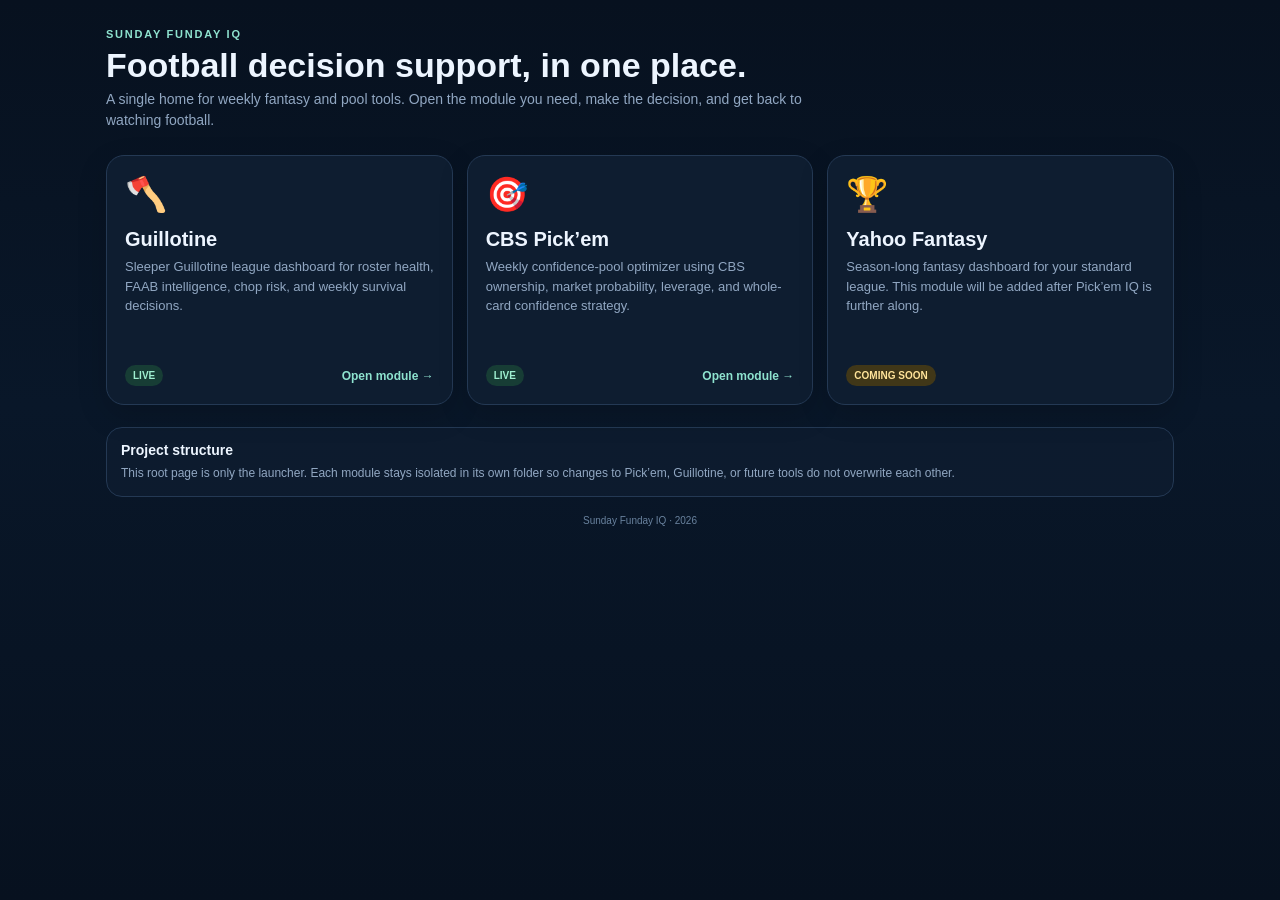
<file: index.html>
<!doctype html>
<html lang="en">
<head>
<meta charset="utf-8">
<meta name="viewport" content="width=device-width,initial-scale=1,viewport-fit=cover">
<meta name="theme-color" content="#07111f">
<title>Sunday Funday IQ</title>
<style>
:root{
  --bg:#07111f;--panel:#0f1d31;--panel2:#132641;--line:#243954;--text:#edf5ff;
  --muted:#91a7c2;--green:#32d296;--yellow:#f3c969;--accent:#8ee3cf;--blue:#5ab0ff
}
*{box-sizing:border-box}
body{
  margin:0;min-height:100vh;
  background:linear-gradient(180deg,#07111f,#091729 45%,#07111f);
  color:var(--text);
  font-family:-apple-system,BlinkMacSystemFont,"Segoe UI",Roboto,Arial,sans-serif;
}
.app{max-width:1100px;margin:auto;padding:28px 16px 70px}
.header{margin-bottom:24px}
.eyebrow{font-size:11px;letter-spacing:.16em;color:var(--accent);font-weight:850}
h1{font-size:34px;margin:6px 0 4px}
.subtitle{color:var(--muted);font-size:14px;max-width:720px;line-height:1.5}
.grid{display:grid;grid-template-columns:repeat(3,1fr);gap:14px}
.card{
  display:flex;flex-direction:column;min-height:250px;
  background:rgba(15,29,49,.97);border:1px solid var(--line);border-radius:18px;
  padding:18px;text-decoration:none;color:var(--text);
  box-shadow:0 10px 30px rgba(0,0,0,.16);
  transition:transform .15s ease,border-color .15s ease;
}
.card.live:hover{transform:translateY(-2px);border-color:#3e688f}
.icon{font-size:34px;margin-bottom:14px}
.card h2{font-size:20px;margin:0 0 6px}
.card p{color:var(--muted);font-size:13px;line-height:1.5;margin:0}
.meta{margin-top:auto;padding-top:18px;display:flex;justify-content:space-between;gap:8px;align-items:center}
.pill{display:inline-block;padding:5px 8px;border-radius:999px;font-size:10px;font-weight:850}
.pill.live{background:#173d35;color:#9ff0d0}
.pill.soon{background:#403718;color:#ffe49a}
.open{font-size:12px;color:var(--accent);font-weight:800}
.section{margin-top:22px;background:rgba(15,29,49,.7);border:1px solid var(--line);border-radius:16px;padding:14px}
.section h3{font-size:14px;margin:0 0 6px}
.section p{margin:0;color:var(--muted);font-size:12px;line-height:1.5}
.footer{margin-top:18px;text-align:center;color:#69829e;font-size:10px}
@media(max-width:800px){.grid{grid-template-columns:1fr}.card{min-height:200px}h1{font-size:28px}}
</style>
</head>
<body>
<div class="app">
  <div class="header">
    <div class="eyebrow">SUNDAY FUNDAY IQ</div>
    <h1>Football decision support, in one place.</h1>
    <div class="subtitle">A single home for weekly fantasy and pool tools. Open the module you need, make the decision, and get back to watching football.</div>
  </div>

  <div class="grid">
    <a class="card live" href="./apps/guillotine/">
      <div class="icon">🪓</div>
      <h2>Guillotine</h2>
      <p>Sleeper Guillotine league dashboard for roster health, FAAB intelligence, chop risk, and weekly survival decisions.</p>
      <div class="meta"><span class="pill live">LIVE</span><span class="open">Open module →</span></div>
    </a>

    <a class="card live" href="./apps/pickem/">
      <div class="icon">🎯</div>
      <h2>CBS Pick’em</h2>
      <p>Weekly confidence-pool optimizer using CBS ownership, market probability, leverage, and whole-card confidence strategy.</p>
      <div class="meta"><span class="pill live">LIVE</span><span class="open">Open module →</span></div>
    </a>

    <div class="card">
      <div class="icon">🏆</div>
      <h2>Yahoo Fantasy</h2>
      <p>Season-long fantasy dashboard for your standard league. This module will be added after Pick’em IQ is further along.</p>
      <div class="meta"><span class="pill soon">COMING SOON</span></div>
    </div>
  </div>

  <div class="section">
    <h3>Project structure</h3>
    <p>This root page is only the launcher. Each module stays isolated in its own folder so changes to Pick’em, Guillotine, or future tools do not overwrite each other.</p>
  </div>

  <div class="footer">Sunday Funday IQ · 2026</div>
</div>
</body>
</html>
</file>
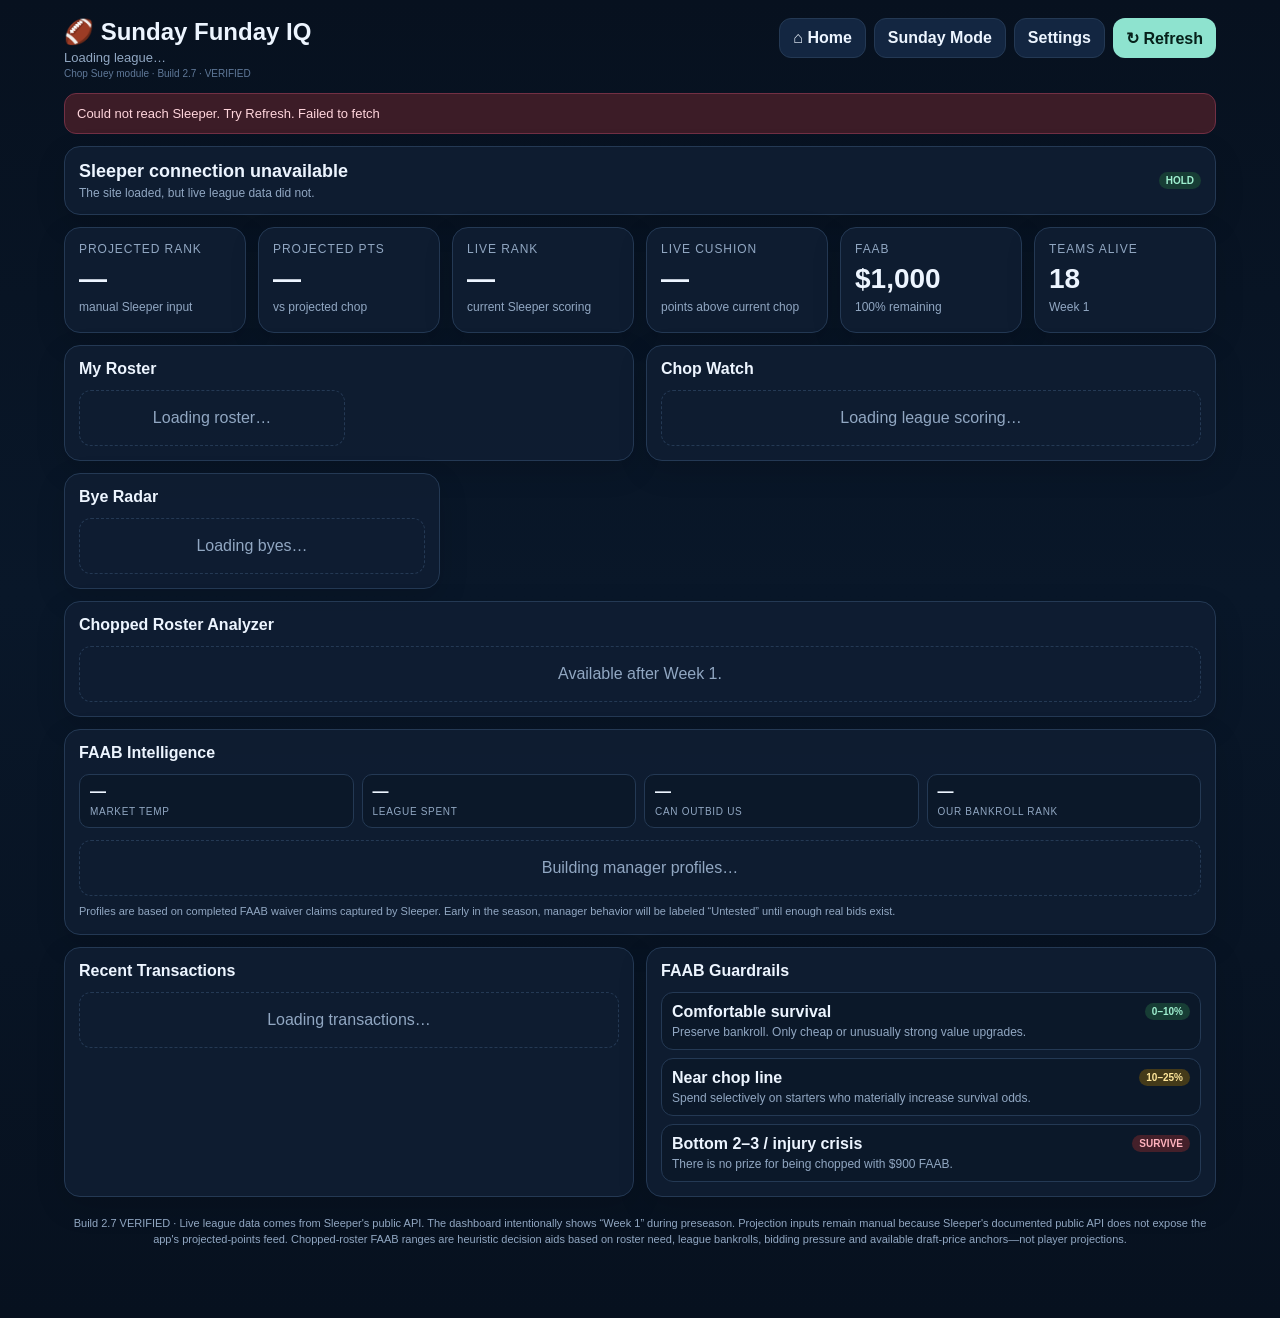
<file: apps/guillotine/index.html>
<!doctype html>
<html lang="en">
<head>
<meta charset="utf-8">
<meta name="viewport" content="width=device-width,initial-scale=1,viewport-fit=cover">
<meta name="theme-color" content="#07111f">
<title>Sunday Funday IQ</title>
<style>
:root{
  --bg:#07111f;--panel:#0f1d31;--panel2:#132641;--line:#243954;--text:#edf5ff;
  --muted:#91a7c2;--green:#32d296;--yellow:#f3c969;--red:#ff6b7a;--blue:#5ab0ff;
  --accent:#8ee3cf;--purple:#a78bfa;--orange:#f5a94a
}
*{box-sizing:border-box}
body{margin:0;background:linear-gradient(180deg,#07111f,#091729 45%,#07111f);color:var(--text);
  font-family:-apple-system,BlinkMacSystemFont,"Segoe UI",Roboto,Arial,sans-serif;min-height:100vh}
button,input,select{font:inherit}
.app{max-width:1180px;margin:auto;padding:18px 14px 70px}
.header{display:flex;gap:12px;align-items:flex-start;justify-content:space-between;margin-bottom:14px}
.brand h1{font-size:24px;margin:0}.brand p{margin:4px 0 0;color:var(--muted);font-size:13px}
.actions{display:flex;gap:8px;flex-wrap:wrap;justify-content:flex-end}
.btn{border:1px solid var(--line);background:var(--panel2);color:var(--text);padding:10px 13px;border-radius:12px;font-weight:750;cursor:pointer}
.btn.primary{background:var(--accent);color:#06201a;border:none}.btn.active{outline:2px solid var(--accent)}
.grid{display:grid;grid-template-columns:repeat(12,1fr);gap:12px}
.card{background:rgba(15,29,49,.96);border:1px solid var(--line);border-radius:16px;padding:14px;box-shadow:0 10px 30px rgba(0,0,0,.13)}
.metric{grid-column:span 2;min-height:106px}.metric .label{color:var(--muted);font-size:12px;text-transform:uppercase;letter-spacing:.08em}
.metric .value{font-size:28px;font-weight:850;margin-top:7px}.metric .sub{font-size:12px;color:var(--muted);margin-top:5px}
.section{grid-column:span 6}.wide{grid-column:span 12}.third{grid-column:span 4}
h2{font-size:16px;margin:0 0 12px}
.good{color:var(--green)}.warn{color:var(--yellow)}.bad{color:var(--red)}
.status{display:flex;align-items:center;gap:10px;padding:13px;border-radius:14px;background:#0b2b28;border:1px solid #184b45;margin-bottom:12px}
.status.warnbg{background:#312914;border-color:#65541b}.status.badbg{background:#351923;border-color:#703042}
.dot{width:10px;height:10px;border-radius:50%;background:var(--green);box-shadow:0 0 14px currentColor;flex:0 0 auto}
.status strong{font-size:17px}.small{font-size:12px;color:var(--muted)}
table{width:100%;border-collapse:collapse;font-size:13px}
th{text-align:left;color:var(--muted);font-size:11px;text-transform:uppercase;letter-spacing:.06em;padding:9px 8px;border-bottom:1px solid var(--line)}
td{padding:10px 8px;border-bottom:1px solid rgba(36,57,84,.55)}
tr.me{background:rgba(90,176,255,.09)}tr.chop td{color:#ffd8dd}
.pill{display:inline-block;padding:3px 7px;border-radius:999px;font-size:10px;font-weight:850;background:#203858;color:#cfe6ff;white-space:nowrap}
.pill.green{background:#173d35;color:#9ff0d0}.pill.red{background:#44202a;color:#ffb3be}
.pill.yellow{background:#443a19;color:#ffe79b}.pill.purple{background:#31274b;color:#dacfff}
.faabbar{height:7px;background:#1e3048;border-radius:99px;overflow:hidden;margin-top:5px}.faabbar span{display:block;height:100%;background:var(--accent)}
.roster-grid{display:grid;grid-template-columns:repeat(2,1fr);gap:8px}
.player{border:1px solid var(--line);border-radius:12px;padding:10px;background:#0b1829}
.player .top{display:flex;justify-content:space-between;gap:8px;align-items:start}.player .name{font-weight:800}.player .meta{color:var(--muted);font-size:12px;margin-top:4px}
.controls{display:grid;grid-template-columns:1fr 1fr;gap:8px}.controls label{font-size:12px;color:var(--muted)}
select,input{width:100%;margin-top:4px;background:#0a1728;border:1px solid var(--line);border-radius:10px;color:var(--text);padding:10px;font-size:14px}
.empty{padding:18px;color:var(--muted);text-align:center;border:1px dashed var(--line);border-radius:12px}
.error{display:none;background:#3c1c27;color:#ffd5dc;border:1px solid #723044;border-radius:12px;padding:12px;margin-bottom:12px;font-size:13px}
#setup{display:none;margin-bottom:12px}
.reco{display:grid;grid-template-columns:1fr auto;gap:10px;align-items:center}.reco .headline{font-size:18px;font-weight:850}.reco .why{font-size:12px;color:var(--muted);margin-top:4px}
.reco .action{font-size:12px;text-align:right}
.kpirow{display:flex;gap:12px;flex-wrap:wrap;margin-top:10px}.kpi{background:#0b1829;border:1px solid var(--line);padding:8px 10px;border-radius:10px;min-width:90px}
.kpi b{display:block;font-size:16px}.kpi span{font-size:10px;color:var(--muted);text-transform:uppercase;letter-spacing:.07em}
.byeweek{display:flex;justify-content:space-between;align-items:center;padding:9px 0;border-bottom:1px solid rgba(36,57,84,.55)}
.byeweek:last-child{border-bottom:none}.playersline{font-size:12px;color:var(--muted);margin-top:2px}
.market-grid{display:grid;grid-template-columns:repeat(2,1fr);gap:8px}
.sunday-only{display:none}.sunday .sunday-only{display:block}.sunday .normal-only{display:none}
.footer{margin-top:18px;color:var(--muted);font-size:11px;text-align:center;line-height:1.5}
@media(max-width:800px){
  .metric{grid-column:span 6}.section,.third{grid-column:span 12}.roster-grid,.market-grid{grid-template-columns:1fr}
  .header{align-items:flex-start}.brand h1{font-size:21px}.controls{grid-template-columns:1fr}
  .actions{max-width:46%}.btn{padding:9px 11px}
}

.market-temp{display:grid;grid-template-columns:repeat(4,1fr);gap:8px;margin-bottom:12px}
.market-temp .kpi{min-width:0}
.profile-grid{display:grid;grid-template-columns:repeat(2,1fr);gap:8px}
.profile-card{border:1px solid var(--line);border-radius:12px;padding:10px;background:#0b1829}
.profile-card .row{display:flex;justify-content:space-between;gap:8px;align-items:center}
.profile-card .name{font-weight:800}
.profile-card .meta{color:var(--muted);font-size:11px;margin-top:5px;line-height:1.4}
.need{font-size:10px;font-weight:800;border-radius:999px;padding:3px 7px;background:#243954;color:#d8e8fa}
.bid-table td,.bid-table th{white-space:nowrap}
.intel-note{font-size:11px;color:var(--muted);line-height:1.45;margin-top:8px}
@media(max-width:800px){
  .market-temp{grid-template-columns:repeat(2,1fr)}
  .profile-grid{grid-template-columns:1fr}
}


.analyzer-card{border:1px solid var(--line);border-radius:14px;background:#0b1829;padding:11px;margin-bottom:9px}
.analyzer-head{display:flex;justify-content:space-between;gap:10px;align-items:flex-start}
.analyzer-name{font-weight:850;font-size:15px}
.analyzer-meta{font-size:11px;color:var(--muted);margin-top:3px}
.analyzer-grid{display:grid;grid-template-columns:repeat(4,1fr);gap:7px;margin-top:9px}
.analyzer-stat{background:#0e2036;border:1px solid var(--line);padding:8px;border-radius:10px}
.analyzer-stat b{display:block;font-size:14px}
.analyzer-stat span{font-size:9px;color:var(--muted);text-transform:uppercase;letter-spacing:.06em}
.bidband{margin-top:9px;padding:9px;border-radius:10px;background:#10253e;border:1px solid var(--line);font-size:12px}
@media(max-width:800px){.analyzer-grid{grid-template-columns:repeat(2,1fr)}}

</style>
</head>
<body>
<div class="app" id="app">
  <div class="header">
    <div class="brand"><h1>🏈 Sunday Funday IQ</h1><p id="leagueTitle">Loading league…</p><p style="margin:3px 0 0;color:#5f7898;font-size:10px">Chop Suey module · Build 2.7 · VERIFIED</p></div>
    <div class="actions"><a class="btn" href="../../" style="text-decoration:none;display:inline-flex;align-items:center">⌂ Home</a>
      <button class="btn" id="sundayBtn">Sunday Mode</button>
      <button class="btn" id="settingsBtn">Settings</button>
      <button class="btn primary" id="refreshBtn">↻ Refresh</button>
    </div>
  </div>

  <div id="error" class="error"></div>

  <div id="setup" class="card">
    <div class="controls">
      <label>My team<select id="teamSelect"><option>Loading teams…</option></select></label>
      <label>Projected rank<input id="projRank" type="number" min="1" max="18" value="4"></label>
      <label>My projected points<input id="myProj" type="number" step=".01" value="95.79"></label>
      <label>Projected chop line<input id="chopProj" type="number" step=".01" value="84.88"></label>
      <label>Sleeper “safe” %<input id="safePct" type="number" step="1" min="0" max="100" value="61"></label>
      <label>Starting FAAB<input id="startFaab" type="number" value="1000"></label>
    </div>
    <div style="margin-top:10px"><button class="btn primary" id="saveBtn">Save dashboard settings</button></div>
  </div>

  <div class="card wide normal-only" style="margin-bottom:12px">
    <div class="reco">
      <div><div class="headline" id="recommendation">Loading recommendation…</div><div class="why" id="recommendationWhy"></div></div>
      <div class="action"><span class="pill green" id="recommendationPill">HOLD</span></div>
    </div>
  </div>

  <div class="card wide sunday-only" style="margin-bottom:12px">
    <div class="reco">
      <div><div class="headline" id="sundayDecision">Sunday Mode</div><div class="why" id="sundayDecisionWhy">Live game-day guidance will appear once scoring starts.</div></div>
      <div class="action"><span class="pill green" id="sundayDecisionPill">HOLD</span></div>
    </div>
  </div>

  <div class="grid">
    <div class="card metric normal-only"><div class="label">Projected Rank</div><div class="value" id="rankVal">—</div><div class="sub">manual Sleeper input</div></div>
    <div class="card metric normal-only"><div class="label">Projected Pts</div><div class="value" id="projVal">—</div><div class="sub" id="projSub">vs projected chop</div></div>
    <div class="card metric"><div class="label">Live Rank</div><div class="value" id="liveRank">—</div><div class="sub">current Sleeper scoring</div></div>
    <div class="card metric"><div class="label">Live Cushion</div><div class="value" id="liveCushion">—</div><div class="sub">points above current chop</div></div>
    <div class="card metric normal-only"><div class="label">FAAB</div><div class="value" id="faabVal">$1,000</div><div class="sub" id="faabSub">100% remaining</div></div>
    <div class="card metric normal-only"><div class="label">Teams Alive</div><div class="value" id="teamsVal">18</div><div class="sub" id="weekVal">Week 1</div></div>

    <div class="card wide sunday-only">
      <h2>Sunday Survival Console</h2>
      <div class="kpirow" id="sundayKpis"></div>
      <div style="margin-top:12px" id="sundayBottom"></div>
    </div>

    <div class="card wide sunday-only">
      <h2>What Matters Now</h2>
      <div id="sundayContext"><div class="empty">Games have not started.</div></div>
    </div>

    <div class="card section">
      <h2>My Roster</h2>
      <div id="roster" class="roster-grid"><div class="empty">Loading roster…</div></div>
    </div>

    <div class="card section normal-only">
      <h2>Chop Watch</h2>
      <div id="chopWatch"><div class="empty">Loading league scoring…</div></div>
    </div>

    <div class="card third normal-only">
      <h2>Bye Radar</h2>
      <div id="byeRadar"><div class="empty">Loading byes…</div></div>
    </div>

    <div class="card wide normal-only">
      <h2>Chopped Roster Analyzer</h2>
      <div id="choppedMarket"><div class="empty">Available after Week 1.</div></div>
    </div>

    <div class="card wide normal-only">
      <h2>FAAB Intelligence</h2>
      <div class="market-temp" id="faabMarketKpis">
        <div class="kpi"><b>—</b><span>Market temp</span></div>
        <div class="kpi"><b>—</b><span>League spent</span></div>
        <div class="kpi"><b>—</b><span>Can outbid us</span></div>
        <div class="kpi"><b>—</b><span>Our bankroll rank</span></div>
      </div>
      <div id="faabProfiles"><div class="empty">Building manager profiles…</div></div>
      <div class="intel-note">Profiles are based on completed FAAB waiver claims captured by Sleeper. Early in the season, manager behavior will be labeled “Untested” until enough real bids exist.</div>
    </div>

    <div class="card section normal-only">
      <h2>Recent Transactions</h2>
      <div id="transactions"><div class="empty">Loading transactions…</div></div>
    </div>

    <div class="card section normal-only">
      <h2>FAAB Guardrails</h2>
      <div class="player"><div class="top"><span class="name">Comfortable survival</span><span class="pill green">0–10%</span></div><div class="meta">Preserve bankroll. Only cheap or unusually strong value upgrades.</div></div>
      <div class="player" style="margin-top:8px"><div class="top"><span class="name">Near chop line</span><span class="pill yellow">10–25%</span></div><div class="meta">Spend selectively on starters who materially increase survival odds.</div></div>
      <div class="player" style="margin-top:8px"><div class="top"><span class="name">Bottom 2–3 / injury crisis</span><span class="pill red">SURVIVE</span></div><div class="meta">There is no prize for being chopped with $900 FAAB.</div></div>
    </div>
  </div>

  <div class="footer">
    Build 2.7 VERIFIED · Live league data comes from Sleeper's public API. The dashboard intentionally shows “Week 1” during preseason.
    Projection inputs remain manual because Sleeper's documented public API does not expose the app's projected-points feed. Chopped-roster FAAB ranges are heuristic decision aids based on roster need, league bankrolls, bidding pressure and available draft-price anchors—not player projections.
  </div>
</div>

<script>
const LEAGUE_ID="1383615005433274368";
const API="https://api.sleeper.app/v1";
const BYE={
  CAR:5,KC:5,
  CIN:6,DET:6,MIA:6,MIN:6,
  BUF:7,JAX:7,LAC:7,WAS:7,
  HOU:8,NO:8,NYG:8,SF:8,
  PIT:9,TEN:9,
  CHI:10,DEN:10,PHI:10,TB:10,
  ATL:11,CLE:11,GB:11,LAR:11,NE:11,SEA:11,
  BAL:13,IND:13,LV:13,NYJ:13,
  ARI:14,DAL:14
};
let state={league:null,users:[],rosters:[],matchups:[],previousMatchups:[],players:{},transactions:[],historicalTransactions:[],drafts:[],draftPicks:[],week:1,nflState:null};
let prefs=JSON.parse(localStorage.getItem("gwPrefs")||'{"rosterId":null,"projRank":4,"myProj":95.79,"chopProj":84.88,"safePct":61,"startFaab":1000}');

const $=id=>document.getElementById(id);
const money=n=>"$"+Number(n||0).toLocaleString();
const teamName=user=>user?.metadata?.team_name || user?.display_name || user?.username || "Unknown";
const playerName=id=>{const p=state.players[id];return p?(p.full_name||[p.first_name,p.last_name].filter(Boolean).join(" ")):id};
const playerMeta=id=>state.players[id]||{};
const rosterUser=r=>state.users.find(u=>u.user_id===r.owner_id);
const faabRemaining=r=>Math.max(0,Number(prefs.startFaab||1000)-Number(r.settings?.waiver_budget_used||0));
const myRoster=()=>state.rosters.find(r=>String(r.roster_id)===String(prefs.rosterId));
const matchupFor=(rid,arr=state.matchups)=>arr.find(m=>String(m.roster_id)===String(rid));
const activeRoster=r=>Array.isArray(r.players)&&r.players.length>0;

function showError(msg){$("error").style.display="block";$("error").textContent=msg}
function hideError(){$("error").style.display="none"}
async function getJson(url,timeout=10000){
  const c=new AbortController();const t=setTimeout(()=>c.abort(),timeout);
  try{const r=await fetch(url,{cache:"no-store",signal:c.signal});if(!r.ok)throw new Error(`${r.status} ${r.statusText}`);return await r.json()}
  finally{clearTimeout(t)}
}

async function load(){
  hideError();$("recommendation").textContent="Refreshing Sleeper…";
  try{
    const [league,users,rosters,nfl]=await Promise.all([
      getJson(`${API}/league/${LEAGUE_ID}`),getJson(`${API}/league/${LEAGUE_ID}/users`),
      getJson(`${API}/league/${LEAGUE_ID}/rosters`),getJson(`${API}/state/nfl`)
    ]);
    state.league=league;state.users=users;state.rosters=rosters;state.nflState=nfl;
    const st=String(nfl.season_type||"").toLowerCase();
    state.week=(st==="regular"||st==="post")?Number(nfl.week||1):1;
    $("leagueTitle").textContent=`${league.name||"Sleeper League"} · ${league.season||""}`;

    const jobs=[
      getJson(`${API}/league/${LEAGUE_ID}/matchups/${state.week}`).catch(()=>[]),
      getJson(`${API}/league/${LEAGUE_ID}/transactions/${state.week}`).catch(()=>[]),
      getJson(`${API}/players/nfl`,15000).catch(()=>({}))
    ];
    if(state.week>1)jobs.push(getJson(`${API}/league/${LEAGUE_ID}/matchups/${state.week-1}`).catch(()=>[]));
    const res=await Promise.all(jobs);
    state.matchups=res[0];state.transactions=res[1];state.players=res[2];state.previousMatchups=res[3]||[];

    // Pull every completed transaction week-to-date so FAAB behavior compounds over the season.
    const txWeeks=Array.from({length:Math.max(1,state.week)},(_,i)=>i+1);
    const txHistory=await Promise.all(txWeeks.map(w=>getJson(`${API}/league/${LEAGUE_ID}/transactions/${w}`).catch(()=>[])));
    const seen=new Set();
    state.historicalTransactions=txHistory.flat().filter(t=>{
      const key=t.transaction_id||`${t.created||0}-${JSON.stringify(t.roster_ids||[])}-${JSON.stringify(t.adds||{})}`;
      if(seen.has(key))return false;seen.add(key);return true;
    });

    // Draft data gives us a useful league-specific anchor for chopped-player valuation.
    state.drafts=await getJson(`${API}/league/${LEAGUE_ID}/drafts`).catch(()=>[]);
    const draftId=state.league?.draft_id || state.drafts?.[0]?.draft_id;
    state.draftPicks=draftId?await getJson(`${API}/draft/${draftId}/picks`).catch(()=>[]):[];

    buildTeamSelect();
    if(!prefs.rosterId){$("setup").style.display="block";$("recommendation").textContent="Choose your team once";$("recommendationWhy").textContent="Your selection will persist on this device."}
    else {
      try{
        render();
      }catch(e){
        console.error("Dashboard render error",e);
        showError("Dashboard error: "+e.message+" · Build 2.7");
        $("recommendation").textContent="Dashboard rendering issue";
        $("recommendationWhy").textContent="Sleeper data loaded, but one dashboard panel failed to render.";
      }
    }
  }catch(e){
    console.error("Sleeper/data load error",e);
    showError("Could not reach Sleeper. Try Refresh. "+(e.name==="AbortError"?"The request timed out.":e.message));
    $("recommendation").textContent="Sleeper connection unavailable";
    $("recommendationWhy").textContent="The site loaded, but live league data did not.";
  }
}

function buildTeamSelect(){
  const s=$("teamSelect");s.innerHTML="";
  state.rosters.forEach(r=>{const o=document.createElement("option");o.value=r.roster_id;o.textContent=teamName(rosterUser(r));if(String(r.roster_id)===String(prefs.rosterId))o.selected=true;s.appendChild(o)});
  $("projRank").value=prefs.projRank||4;$("myProj").value=prefs.myProj||95.79;$("chopProj").value=prefs.chopProj||84.88;
  $("safePct").value=prefs.safePct||61;$("startFaab").value=prefs.startFaab||1000;
}
function scoredTeams(){
  return state.rosters.filter(activeRoster).map(r=>({r,m:matchupFor(r.roster_id),pts:Number(matchupFor(r.roster_id)?.points||0)})).sort((a,b)=>b.pts-a.pts);
}
function recommendation(scored,mine){
  const gap=Number(prefs.myProj||0)-Number(prefs.chopProj||0);
  const rank=Number(prefs.projRank||99);const n=scored.length;
  const myfaab=faabRemaining(mine);
  let title,why,pill,cls;
  if(rank>=Math.max(1,n-2)||gap<4){
    title="🔴 Survival first — be willing to spend";
    why=`Projected ${rank}/${n} with only ${gap.toFixed(1)} points of cushion. Protect the season before the bankroll.`;
    pill="SURVIVE";cls="red";
  }else if(rank>=Math.max(1,n-5)||gap<8){
    title="🟡 Watch closely — selective upgrades";
    why=`Projected ${rank}/${n}, +${gap.toFixed(1)} above chop. Preserve FAAB unless an upgrade materially raises the floor.`;
    pill="WATCH";cls="yellow";
  }else{
    title="🟢 Comfortable — preserve FAAB";
    why=`Projected ${rank}/${n}, +${gap.toFixed(1)} above chop with ${money(myfaab)} available. No reason to force upgrades.`;
    pill="HOLD";cls="green";
  }
  $("recommendation").textContent=title;$("recommendationWhy").textContent=why;
  $("recommendationPill").textContent=pill;$("recommendationPill").className=`pill ${cls}`;
}
function render(){
  const mine=myRoster();if(!mine){$("setup").style.display="block";return}
  const scored=scoredTeams();const started=scored.some(x=>x.pts!==0);
  const myPts=Number(matchupFor(mine.roster_id)?.points||0);
  const myIdx=scored.findIndex(x=>x.r.roster_id===mine.roster_id);
  const chop=scored.length?scored[scored.length-1].pts:0;const cushion=myPts-chop;const faab=faabRemaining(mine);

  $("rankVal").textContent=`${prefs.projRank||"—"} / ${scored.length}`;
  $("projVal").textContent=Number(prefs.myProj||0).toFixed(1);
  const pg=Number(prefs.myProj||0)-Number(prefs.chopProj||0);
  $("projSub").textContent=`${pg>=0?"+":""}${pg.toFixed(1)} vs projected chop`;
  $("liveRank").textContent=started&&myIdx>=0?`${myIdx+1} / ${scored.length}`:"Not started";
  $("liveRank").style.fontSize=started?"28px":"20px";
  $("liveCushion").textContent=started?`${cushion>=0?"+":""}${cushion.toFixed(1)}`:"—";
  $("liveCushion").className="value "+(started?(cushion>=10?"good":cushion>=5?"warn":"bad"):"");
  $("faabVal").textContent=money(faab);$("faabSub").textContent=`${Math.round(100*faab/Number(prefs.startFaab||1000))}% remaining`;
  $("teamsVal").textContent=scored.length;$("weekVal").textContent=`Week ${state.week}`;

  recommendation(scored,mine);renderRoster(mine);renderChop(scored,mine,started);
  renderFaabIntelligence(mine);renderByeRadar(mine);renderTransactions();renderChoppedMarket();renderSunday(scored,mine,started);
}
function renderRoster(mine){
  const starters=new Set((matchupFor(mine.roster_id)?.starters||mine.starters||[]).map(String));
  const ids=mine.players||[];
  $("roster").innerHTML=ids.map(id=>{
    const p=playerMeta(id),isStarter=starters.has(String(id)),bye=BYE[p.team],inj=p.injury_status?` · ${p.injury_status}`:"";
    return `<div class="player"><div class="top"><span class="name">${playerName(id)}</span><span class="pill ${isStarter?"green":""}">${isStarter?"START":"BENCH"}</span></div>
      <div class="meta">${p.position||""} · ${p.team||"FA"}${bye?` · Bye ${bye}`:""}${inj}</div></div>`
  }).join("")||'<div class="empty">No roster players returned.</div>';
}

function renderChop(scored,mine,started){
  if(!started){
    $("chopWatch").innerHTML='<div class="empty">Games have not started. Use projected rank/cushion above.</div>';
    return;
  }
  const bottom=[...scored].slice(-5).reverse();
  $("chopWatch").innerHTML=bottom.map((x,i)=>{
    const me=x.r.roster_id===mine.roster_id;
    return `<div class="player" style="margin-bottom:7px">
      <div class="top">
        <span class="name">${teamName(rosterUser(x.r))}${me?" · YOU":""}</span>
        <span class="pill ${i===0?"red":""}">${x.pts.toFixed(2)}</span>
      </div>
      <div class="meta">${i===0?"Current chop position":"+"+(x.pts-bottom[0].pts).toFixed(2)+" above chop"}</div>
    </div>`;
  }).join("");
}


function rosterPositionCounts(r){
  const counts={QB:0,RB:0,WR:0,TE:0};
  (r.players||[]).forEach(id=>{
    const pos=(playerMeta(id).position||"").toUpperCase();
    if(counts[pos]!=null)counts[pos]++;
  });
  return counts;
}
function rosterWeakness(r){
  const c=rosterPositionCounts(r);
  const pressure=[
    ["TE",c.TE<=1?3:c.TE===2?1:0],
    ["RB",c.RB<=2?3:c.RB===3?1:0],
    ["WR",c.WR<=2?3:c.WR===3?1:0],
    ["QB",c.QB===0?3:c.QB===1?1:0]
  ].sort((a,b)=>b[1]-a[1]);
  return pressure[0][1]>0?pressure[0][0]:"BAL";
}
function faabClaimsByRoster(){
  const map={};
  state.rosters.forEach(r=>map[r.roster_id]={wins:0,total:0,max:0,bids:[],adds:[]});
  (state.historicalTransactions||[]).forEach(t=>{
    const bid=Number(t.settings?.waiver_bid);
    if(!Number.isFinite(bid)||bid<0)return;
    if(t.status && String(t.status).toLowerCase()!=="complete")return;
    const rid=(t.roster_ids||[])[0];
    if(!rid||!map[rid])return;
    map[rid].wins++;
    map[rid].total+=bid;
    map[rid].max=Math.max(map[rid].max,bid);
    map[rid].bids.push(bid);
    if(t.adds)map[rid].adds.push(...Object.keys(t.adds));
  });
  return map;
}
function managerArchetype(r,stats){
  const spent=Number(prefs.startFaab||1000)-faabRemaining(r);
  const pct=spent/Number(prefs.startFaab||1000);
  const avg=stats.wins?stats.total/stats.wins:0;

  if(stats.wins===0 && spent===0)return["Untested",""];
  if(pct>=.45 || avg>=300)return["Whale","red"];
  if(pct>=.25 || avg>=175)return["Aggressive","yellow"];
  if(stats.wins>=2 && avg<=80 && pct<.20)return["Value Hunter","green"];
  if(pct<.08 && stats.wins<=1)return["Hoarder","purple"];
  return["Selective",""];
}

function renderFaabIntelligence(mine){
  const start=Number(prefs.startFaab||1000);
  const claims=faabClaimsByRoster();
  const active=state.rosters.filter(activeRoster);
  const mineFaab=faabRemaining(mine);
  const totalRemaining=active.reduce((s,r)=>s+faabRemaining(r),0);
  const leagueSpent=active.length*start-totalRemaining;
  const canOutbid=active.filter(r=>r.roster_id!==mine.roster_id && faabRemaining(r)>mineFaab).length;
  const bankrollRank=[...active].sort((a,b)=>faabRemaining(b)-faabRemaining(a)).findIndex(r=>r.roster_id===mine.roster_id)+1;

  const allBids=Object.values(claims).flatMap(x=>x.bids);
  const avgBid=allBids.length?allBids.reduce((a,b)=>a+b,0)/allBids.length:0;
  const medianBid=allBids.length?[...allBids].sort((a,b)=>a-b)[Math.floor(allBids.length/2)]:0;

  let temp="Cold", tempClass="green";
  if(allBids.length>=3 && avgBid>=225){temp="Hot";tempClass="red"}
  else if(allBids.length>=2 && avgBid>=100){temp="Warm";tempClass="yellow"}
  else if(allBids.length===0){temp="Unformed";tempClass=""}

  $("faabMarketKpis").innerHTML=[
    [`<span class="${tempClass}">${temp}</span>`,"Market temp"],
    [money(leagueSpent),"League spent"],
    [canOutbid,"Can outbid us"],
    [`${bankrollRank}/${active.length}`,"Our bankroll rank"]
  ].map(([a,b])=>`<div class="kpi"><b>${a}</b><span>${b}</span></div>`).join("");

  const profiles=active.map(r=>{
    const s=claims[r.roster_id]||{wins:0,total:0,max:0,bids:[]};
    const avg=s.wins?s.total/s.wins:0;
    const [type,cls]=managerArchetype(r,s);
    return {
      r,faab:faabRemaining(r),spent:start-faabRemaining(r),wins:s.wins,avg,max:s.max,
      type,cls,need:rosterWeakness(r)
    };
  }).sort((a,b)=>{
    // Put us first, then most strategically relevant bankrolls.
    if(a.r.roster_id===mine.roster_id)return -1;
    if(b.r.roster_id===mine.roster_id)return 1;
    return b.faab-a.faab;
  });

  const scored=scoredTeams();
  const started=scored.some(x=>x.pts!==0);
  const liveMap={};
  scored.forEach((x,i)=>liveMap[x.r.roster_id]={rank:i+1,pts:x.pts,isChop:started&&i===scored.length-1});

  const header=`<div style="overflow:auto"><table class="bid-table">
    <thead><tr>
      <th>Manager</th><th>Live</th><th>Pts</th><th>FAAB</th><th>Spent</th>
      <th>Wins</th><th>Avg Bid</th><th>Max</th><th>Profile</th><th>Need</th><th>Status</th>
    </tr></thead><tbody>`;
  const rows=profiles.map(x=>{
    const me=x.r.roster_id===mine.roster_id;
    const live=liveMap[x.r.roster_id]||{rank:null,pts:0,isChop:false};
    return `<tr class="${me?"me":""} ${live.isChop?"chop":""}">
      <td>${teamName(rosterUser(x.r))}${me?" · YOU":""}</td>
      <td>${started&&live.rank?live.rank:"—"}</td>
      <td>${Number(live.pts||0).toFixed(2)}</td>
      <td><b>${money(x.faab)}</b></td>
      <td>${money(x.spent)}</td>
      <td>${x.wins}</td>
      <td>${x.wins?money(Math.round(x.avg)):"—"}</td>
      <td>${x.wins?money(x.max):"—"}</td>
      <td><span class="pill ${x.cls}">${x.type}</span></td>
      <td><span class="need">${x.need}</span></td>
      <td>${live.isChop?'<span class="pill red">CHOP</span>':'<span class="pill green">ALIVE</span>'}</td>
    </tr>`;
  }).join("");
  const footer=`</tbody></table></div>
    <div class="intel-note">${allBids.length
      ? `Observed ${allBids.length} completed FAAB win${allBids.length===1?"":"s"} · league average ${money(Math.round(avgBid))} · median ${money(Math.round(medianBid))}.`
      : `No completed FAAB claims yet. This panel will begin learning the league after the first waiver cycle.`}</div>`;
  $("faabProfiles").innerHTML=header+rows+footer;
}

function renderByeRadar(mine){
  const groups={};
  (mine.players||[]).forEach(id=>{const p=playerMeta(id),w=BYE[p.team];if(!w)return;(groups[w]??=[]).push(playerName(id))});
  const weeks=Object.keys(groups).map(Number).sort((a,b)=>a-b);
  $("byeRadar").innerHTML=weeks.map(w=>{
    const n=groups[w].length,cls=n>=2?"red":n===1?"green":"";
    return `<div class="byeweek"><div><b>Week ${w}</b><div class="playersline">${groups[w].join(", ")}</div></div><span class="pill ${cls}">${n>=2?"CONFLICT":"1 OUT"}</span></div>`
  }).join("")||'<div class="empty">No bye data found.</div>';
}
function renderTransactions(){
  const tx=[...state.transactions].sort((a,b)=>(b.status_updated||b.created||0)-(a.status_updated||a.created||0)).slice(0,10);
  $("transactions").innerHTML=tx.length?tx.map(t=>{
    const bid=t.settings?.waiver_bid;
    const addedIds=t.adds?Object.keys(t.adds):[];
    const droppedIds=t.drops?Object.keys(t.drops):[];
    const adds=addedIds.map(playerName);
    const drops=droppedIds.map(playerName);
    const rid=t.roster_ids?.[0];
    const owner=rid?teamName(rosterUser(state.rosters.find(r=>r.roster_id===rid))):"";

    // Player is the primary thing we care about; manager is secondary context.
    const primary=adds.length?adds.join(", "):(drops.length?drops.join(", "):(t.type||"Transaction"));
    const details=[
      owner?`${adds.length?"Added by":"Team"} ${owner}`:"",
      drops.length?`Dropped ${drops.join(", ")}`:""
    ].filter(Boolean).join(" · ");

    return `<div class="player" style="margin-bottom:7px">
      <div class="top">
        <span class="name">${primary}</span>
        <span class="pill">${bid!=null?money(bid):(t.status||"")}</span>
      </div>
      <div class="meta">${details||"League transaction"}</div>
    </div>`
  }).join(""):'<div class="empty">No transactions yet this week.</div>';
}

function originalAuctionPrice(playerId){
  const pick=(state.draftPicks||[]).find(p=>String(p.player_id)===String(playerId));
  if(!pick)return null;
  const m=pick.metadata||{};
  const candidates=[m.amount,m.price,m.bid,m.auction_price,pick.amount,pick.price,pick.bid];
  for(const v of candidates){
    const n=Number(v);
    if(Number.isFinite(n)&&n>=0)return n;
  }
  return null;
}
function positionNeedScore(r,pos){
  const c=rosterPositionCounts(r);
  if(pos==="TE")return c.TE<=1?3:c.TE===2?1:0;
  if(pos==="RB")return c.RB<=2?3:c.RB===3?1:0;
  if(pos==="WR")return c.WR<=2?3:c.WR===3?1:0;
  if(pos==="QB")return c.QB===0?3:c.QB===1?1:0;
  return 0;
}
function likelyBiddersFor(playerId,mine){
  const p=playerMeta(playerId),pos=(p.position||"").toUpperCase();
  const myFaab=faabRemaining(mine);
  return state.rosters.filter(r=>
    activeRoster(r) &&
    r.roster_id!==mine.roster_id &&
    positionNeedScore(r,pos)>=1
  ).map(r=>({
    r,
    faab:faabRemaining(r),
    need:positionNeedScore(r,pos),
    canOutbid:faabRemaining(r)>myFaab
  })).sort((a,b)=>(b.need-a.need)||(b.faab-a.faab));
}
function marketPressureFor(playerId,mine){
  const bidders=likelyBiddersFor(playerId,mine);
  const strong=bidders.filter(x=>x.need>=3).length;
  const rich=bidders.filter(x=>x.faab>=faabRemaining(mine)).length;
  const score=strong*2+Math.min(4,rich)+Math.min(4,bidders.length/3);
  if(score>=8)return["HIGH","red"];
  if(score>=4)return["MEDIUM","yellow"];
  return["LOW","green"];
}
function recommendedBidBand(playerId,mine){
  const p=playerMeta(playerId),pos=(p.position||"").toUpperCase();
  const need=positionNeedScore(mine,pos);
  const [pressure]=marketPressureFor(playerId,mine);
  const start=Number(prefs.startFaab||1000);
  const auction=originalAuctionPrice(playerId);

  // League-specific heuristic, not a player projection:
  // need + observed market pressure + original auction cost determine a conservative bid band.
  let base=need===3?.10:need===1?.06:.025;
  if(pressure==="HIGH")base+=.05;
  else if(pressure==="MEDIUM")base+=.025;

  // Original auction value is an anchor only; inflated auction cost should not mechanically dictate FAAB.
  if(auction!=null){
    if(auction>=60)base+=.08;
    else if(auction>=40)base+=.05;
    else if(auction>=20)base+=.025;
  }
  const low=Math.round(start*Math.max(.01,base*.75));
  const high=Math.round(start*Math.min(.35,base*1.25));
  const max=Math.round(start*Math.min(.45,base*1.55));
  return {low,high,max};
}
function analyzerLabel(playerId,mine){
  const pos=(playerMeta(playerId).position||"").toUpperCase();
  const need=positionNeedScore(mine,pos);
  if(need>=3)return["ROSTER NEED","red"];
  if(need>=1)return["USEFUL","yellow"];
  return["LUXURY","green"];
}

function renderChoppedMarket(){
  const mine=myRoster();
  if(state.week<=1||!state.previousMatchups.length){
    $("choppedMarket").innerHTML='<div class="empty">After Week 1, the prior week’s lowest-scoring roster will be analyzed here automatically: player value anchor, our roster need, likely bidders, market pressure, and a recommended FAAB band.</div>';
    return;
  }

  const prev=[...state.previousMatchups].sort((a,b)=>Number(a.points||0)-Number(b.points||0));
  const chopped=prev[0];
  const r=state.rosters.find(x=>x.roster_id===chopped.roster_id);
  const name=teamName(rosterUser(r));
  const ids=(chopped.players||r?.players||[]).filter(id=>{
    const pos=(playerMeta(id).position||"").toUpperCase();
    return ["QB","RB","WR","TE"].includes(pos);
  });

  const ranked=ids.map(id=>{
    const p=playerMeta(id);
    const pos=(p.position||"").toUpperCase();
    const need=positionNeedScore(mine,pos);
    const auction=originalAuctionPrice(id);
    const bidders=likelyBiddersFor(id,mine);
    const [pressure,pressureCls]=marketPressureFor(id,mine);
    const band=recommendedBidBand(id,mine);
    const [label,labelCls]=analyzerLabel(id,mine);
    // Sort by our need, then auction-price signal, then competition.
    const priority=need*100+(auction||0)+Math.min(30,bidders.length*2);
    return {id,p,pos,need,auction,bidders,pressure,pressureCls,band,label,labelCls,priority};
  }).sort((a,b)=>b.priority-a.priority);

  $("choppedMarket").innerHTML=`
    <div class="player" style="margin-bottom:10px">
      <div class="top"><span class="name">🪓 ${name}</span><span class="pill red">${Number(chopped.points||0).toFixed(2)} pts</span></div>
      <div class="meta">Previous week’s lowest scorer · ${ranked.length} fantasy players entering the market</div>
    </div>
    ${ranked.map(x=>{
      const bye=BYE[x.p.team];
      const rich=x.bidders.filter(b=>b.canOutbid).length;
      const topBidders=x.bidders.slice(0,3).map(b=>teamName(rosterUser(b.r))).join(", ");
      return `<div class="analyzer-card">
        <div class="analyzer-head">
          <div>
            <div class="analyzer-name">${playerName(x.id)}</div>
            <div class="analyzer-meta">${x.pos} · ${x.p.team||"FA"}${bye?` · Bye ${bye}`:""}${x.auction!=null?` · Drafted $${x.auction}`:""}</div>
          </div>
          <span class="pill ${x.labelCls}">${x.label}</span>
        </div>
        <div class="analyzer-grid">
          <div class="analyzer-stat"><b>${x.need===3?"High":x.need===1?"Medium":"Low"}</b><span>Our need</span></div>
          <div class="analyzer-stat"><b class="${x.pressureCls}">${x.pressure}</b><span>Market pressure</span></div>
          <div class="analyzer-stat"><b>${x.bidders.length}</b><span>Likely bidders</span></div>
          <div class="analyzer-stat"><b>${rich}</b><span>Can outbid us</span></div>
        </div>
        <div class="bidband">
          <b>FAAB model:</b> ${money(x.band.low)}–${money(x.band.high)} target · ${money(x.band.max)} hard ceiling
          <div class="meta" style="margin-top:4px">${topBidders?`Likely competition: ${topBidders}`:"No obvious positional bidders."}</div>
        </div>
      </div>`;
    }).join("") || '<div class="empty">No fantasy-position players found on chopped roster.</div>'}`;
}
function renderSunday(scored,mine,started){
  const myMatch=matchupFor(mine.roster_id)||{};
  const myPts=Number(myMatch.points||0);
  const bottom=[...scored].slice(-5).reverse();
  const chop=bottom[0]?.pts||0;
  const myRank=scored.findIndex(x=>x.r.roster_id===mine.roster_id)+1;
  const myStarters=(myMatch.starters||mine.starters||[]).map(String);
  const scoredStarterIds=new Set(Object.keys(myMatch.players_points||{}).filter(id=>Number(myMatch.players_points[id]||0)!==0));
  const myRemaining=myStarters.filter(id=>!scoredStarterIds.has(id)).length;

  const bottomWithRemain=bottom.map(x=>{
    const m=x.m||{};
    const starters=(m.starters||x.r.starters||[]).map(String);
    const ptsMap=m.players_points||{};
    const remaining=starters.filter(id=>Number(ptsMap[id]||0)===0).length;
    return {...x,remaining};
  });

  $("sundayKpis").innerHTML=[
    ["My score",started?myPts.toFixed(2):"0.00"],
    ["Current rank",started?`${myRank}/${scored.length}`:"—"],
    ["Current chop",started?chop.toFixed(2):"—"],
    ["Cushion",started?((myPts-chop)>=0?"+":"")+(myPts-chop).toFixed(2):"—"],
    ["My remaining",myRemaining],
    ["Proj finish",`${prefs.projRank}/${scored.length}`]
  ].map(([a,b])=>`<div class="kpi"><b>${b}</b><span>${a}</span></div>`).join("");

  $("sundayBottom").innerHTML=started
    ? bottomWithRemain.map((x,i)=>{
        const me=x.r.roster_id===mine.roster_id;
        return `<div class="player" style="margin-bottom:7px">
          <div class="top"><span class="name">${i+1}. ${teamName(rosterUser(x.r))}${me?" · YOU":""}</span><b>${x.pts.toFixed(2)}</b></div>
          <div class="meta">${x.remaining} starter${x.remaining===1?"":"s"} remaining</div>
        </div>`
      }).join("")
    : '<div class="empty">Live chop ranking activates when Week 1 scoring starts.</div>';

  if(!started){
    $("sundayDecision").textContent="Pregame — no action needed";
    $("sundayDecisionWhy").textContent=`Projected ${prefs.projRank}/${scored.length}, ${Number(prefs.myProj||0)-Number(prefs.chopProj||0)>=0?"+":""}${(Number(prefs.myProj||0)-Number(prefs.chopProj||0)).toFixed(1)} above projected chop.`;
    $("sundayDecisionPill").textContent="HOLD";
    $("sundayDecisionPill").className="pill green";
    $("sundayContext").innerHTML='<div class="empty">Once games start, this panel will focus on live rank, cushion, and how many starters the bottom teams still have remaining.</div>';
    return;
  }

  const cushion=myPts-chop;
  const dangerThreshold=Math.max(1,scored.length-3);
  let decision,why,pill,cls;
  if(myRank>=dangerThreshold || cushion<5){
    decision="🔴 NEED UPSIDE";
    why=`You are ${myRank}/${scored.length} with only ${cushion.toFixed(1)} points above the chop. Favor ceiling over floor in any remaining lineup decisions.`;
    pill="UPSIDE";cls="red";
  }else if(cushion<12 || myRank>=Math.ceil(scored.length*.65)){
    decision="🟡 HOLD / STAY BALANCED";
    why=`You are ${myRank}/${scored.length}, +${cushion.toFixed(1)} above the chop. Avoid unnecessary gambles, but keep an eye on the bottom teams' remaining players.`;
    pill="HOLD";cls="yellow";
  }else{
    decision="🟢 PLAY FLOOR";
    why=`You are ${myRank}/${scored.length}, +${cushion.toFixed(1)} above the chop. Prioritize stable volume and avoid unnecessary variance.`;
    pill="FLOOR";cls="green";
  }
  $("sundayDecision").textContent=decision;
  $("sundayDecisionWhy").textContent=why;
  $("sundayDecisionPill").textContent=pill;
  $("sundayDecisionPill").className=`pill ${cls}`;

  const chopTeam=bottomWithRemain[0];
  const closest=bottomWithRemain.slice(0,3);
  $("sundayContext").innerHTML=`
    <div class="player">
      <div class="top"><span class="name">Current chop: ${teamName(rosterUser(chopTeam.r))}</span><span class="pill red">${chopTeam.pts.toFixed(2)}</span></div>
      <div class="meta">${chopTeam.remaining} starter${chopTeam.remaining===1?"":"s"} remaining</div>
    </div>
    <div style="height:8px"></div>
    ${closest.map(x=>`<div class="player" style="margin-bottom:7px"><div class="top"><span class="name">${teamName(rosterUser(x.r))}</span><span>${x.pts.toFixed(2)}</span></div><div class="meta">${x.remaining} remaining</div></div>`).join("")}`;
}

$("refreshBtn").onclick=load;
$("settingsBtn").onclick=()=>{$("setup").style.display=$("setup").style.display==="none"?"block":"none"};
$("sundayBtn").onclick=()=>{$("app").classList.toggle("sunday");$("sundayBtn").classList.toggle("active");$("sundayBtn").textContent=$("app").classList.contains("sunday")?"Exit Sunday":"Sunday Mode"};
$("saveBtn").onclick=()=>{
  prefs={rosterId:$("teamSelect").value,projRank:Number($("projRank").value||0),myProj:Number($("myProj").value||0),
    chopProj:Number($("chopProj").value||0),safePct:Number($("safePct").value||0),startFaab:Number($("startFaab").value||1000)};
  localStorage.setItem("gwPrefs",JSON.stringify(prefs));$("setup").style.display="none";render();
};
load();
</script>
</body>
</html>
</file>
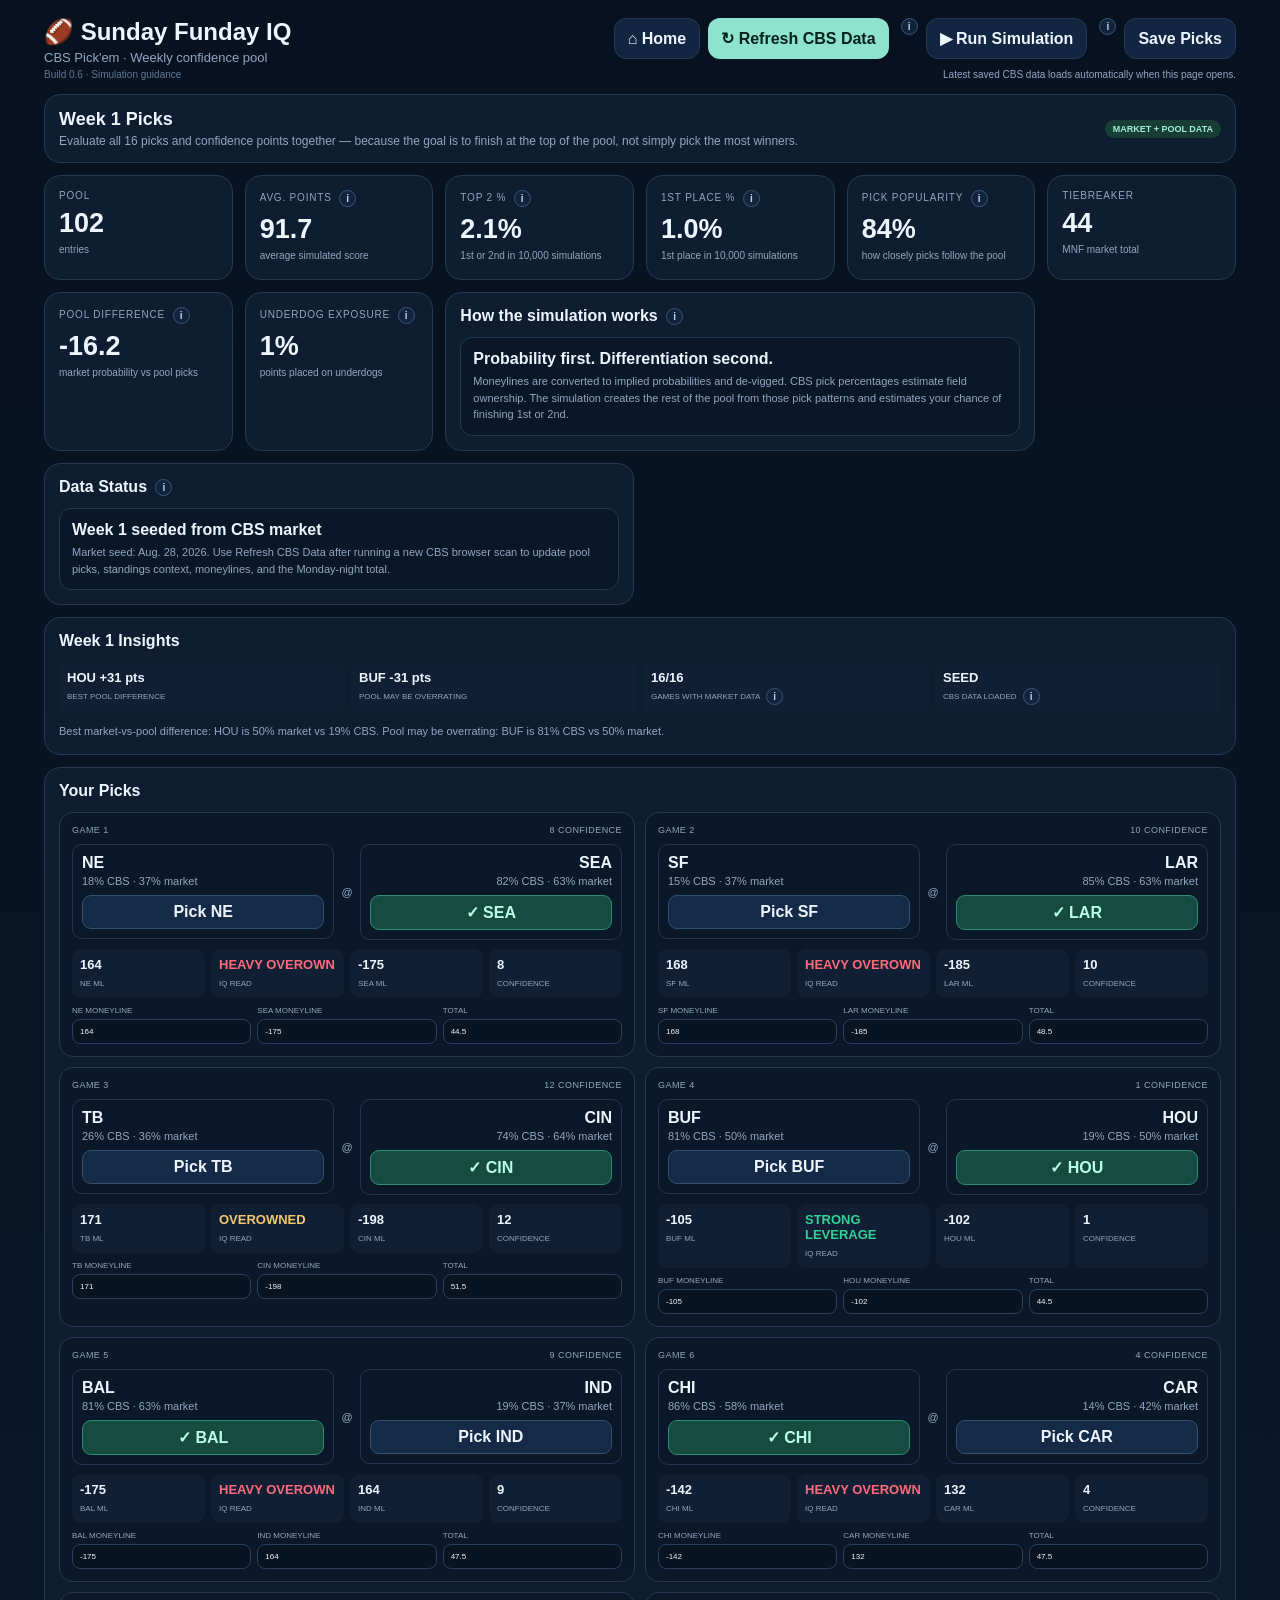
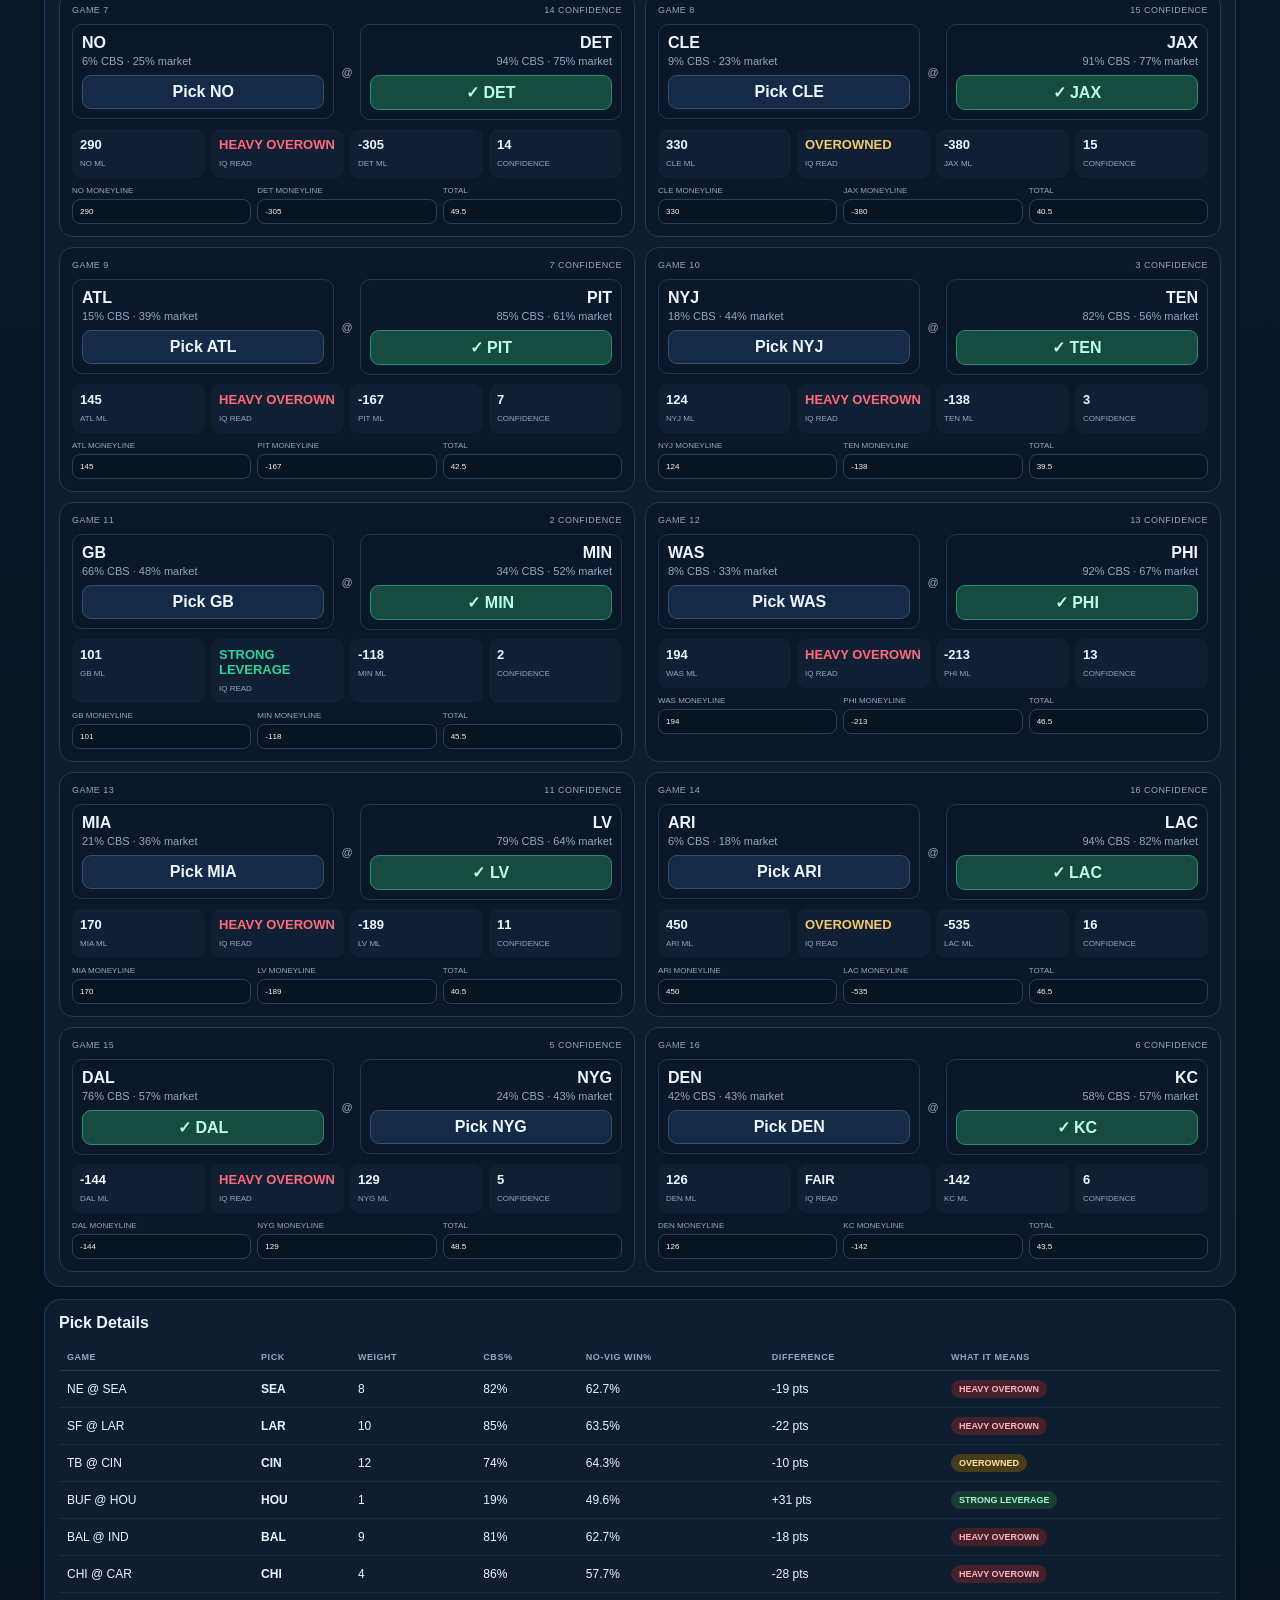
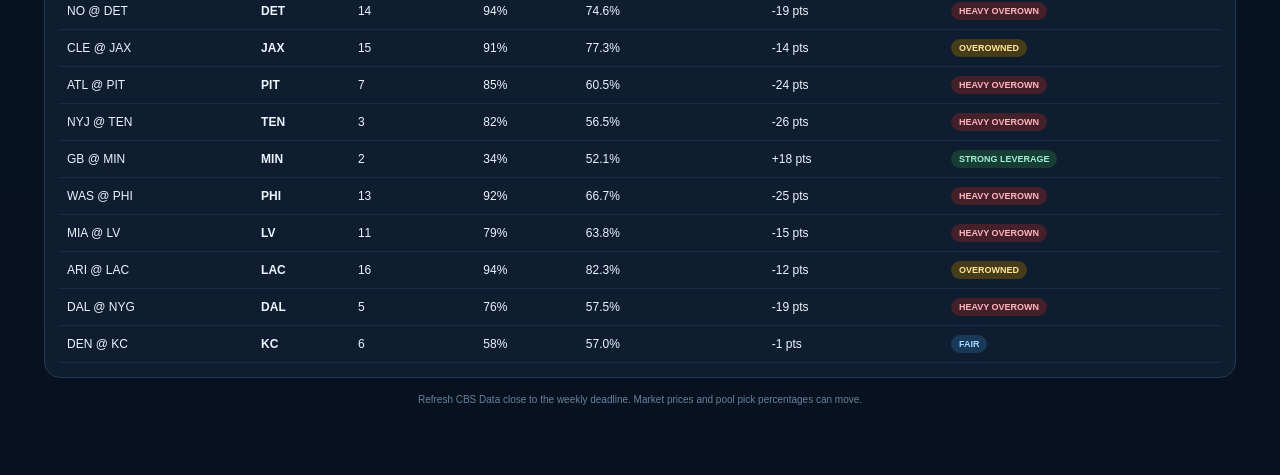
<file: apps/pickem/index.html>
<!doctype html>
<html lang="en"><head>
<meta charset="utf-8"><meta name="viewport" content="width=device-width,initial-scale=1,viewport-fit=cover">
<meta name="theme-color" content="#07111f"><title>Sunday Funday IQ · Pick'em</title>
<style>
:root{--bg:#07111f;--panel:#0f1d31;--panel2:#132641;--line:#243954;--text:#edf5ff;--muted:#91a7c2;--green:#32d296;--yellow:#f3c969;--red:#ff6b7a;--blue:#5ab0ff;--accent:#8ee3cf}
*{box-sizing:border-box}body{margin:0;background:linear-gradient(180deg,#07111f,#091729 45%,#07111f);color:var(--text);font-family:-apple-system,BlinkMacSystemFont,"Segoe UI",Roboto,Arial,sans-serif;min-height:100vh}
button,input{font:inherit}.app{max-width:1220px;margin:auto;padding:18px 14px 70px}.header{display:flex;justify-content:space-between;gap:12px;align-items:flex-start;margin-bottom:14px}.brand h1{font-size:24px;margin:0}.brand p{margin:4px 0 0;color:var(--muted);font-size:13px}
.actions{display:flex;gap:8px;flex-wrap:wrap;justify-content:flex-end}.btn{border:1px solid var(--line);background:var(--panel2);color:var(--text);padding:10px 13px;border-radius:12px;font-weight:800;cursor:pointer}.btn.primary{background:var(--accent);color:#06201a;border:none}
.grid{display:grid;grid-template-columns:repeat(12,1fr);gap:12px}.card{background:rgba(15,29,49,.97);border:1px solid var(--line);border-radius:16px;padding:14px}.wide{grid-column:span 12}.half{grid-column:span 6}.metric{grid-column:span 2;min-height:105px}.metric .label{color:var(--muted);font-size:10px;text-transform:uppercase;letter-spacing:.08em}.metric .value{font-size:27px;font-weight:900;margin-top:7px}.metric .sub{font-size:10px;color:var(--muted);margin-top:5px}
h2{font-size:16px;margin:0 0 12px}.hero{display:flex;justify-content:space-between;gap:12px;align-items:center}.headline{font-size:18px;font-weight:900}.why{font-size:12px;color:var(--muted);margin-top:4px;max-width:900px}.pill{display:inline-block;padding:4px 8px;border-radius:999px;font-size:9px;font-weight:900;background:#203858;color:#cfe6ff;white-space:nowrap}.pill.green{background:#173d35;color:#9ff0d0}.pill.yellow{background:#473c19;color:#ffe49a}.pill.red{background:#44202a;color:#ffb3be}.pill.blue{background:#193958;color:#aad7ff}.good{color:var(--green)}.warn{color:var(--yellow)}.bad{color:var(--red)}
.banner{display:none;padding:11px 13px;margin-bottom:12px;border:1px solid #184b45;border-radius:12px;background:#0b2b28;font-size:12px}.games{display:grid;grid-template-columns:1fr 1fr;gap:10px}.game{border:1px solid var(--line);border-radius:14px;background:#0b1829;padding:12px}.gamehead{display:flex;justify-content:space-between;color:var(--muted);font-size:9px;text-transform:uppercase;letter-spacing:.05em;margin-bottom:9px}.matchup{display:grid;grid-template-columns:1fr auto 1fr;align-items:center;gap:7px}.team{padding:9px;border:1px solid #203854;border-radius:10px}.team.right{text-align:right}.teamname{font-size:16px;font-weight:900}.pct{font-size:11px;color:var(--muted);margin-top:3px}.pickbtn{width:100%;margin-top:8px;border:1px solid #345170;background:#152a46;color:var(--text);padding:7px;border-radius:9px;font-weight:850;cursor:pointer}.pickbtn.selected{background:#174b40;border-color:#2b8d74;color:#b9ffe8}.at{font-size:11px;color:var(--muted)}
.intel{display:grid;grid-template-columns:repeat(4,1fr);gap:6px;margin-top:9px}.mini{background:#101f34;border-radius:9px;padding:8px}.mini b{display:block;font-size:13px}.mini span{font-size:8px;color:var(--muted);text-transform:uppercase}.inputs{display:grid;grid-template-columns:1fr 1fr 1fr;gap:6px;margin-top:8px}.inputs label{font-size:8px;color:var(--muted);text-transform:uppercase}.inputs input{width:100%;margin-top:4px;background:#081422;border:1px solid #29415e;color:var(--text);border-radius:8px;padding:7px}
table{width:100%;border-collapse:collapse;font-size:12px;min-width:830px}.tablewrap{overflow:auto}th{text-align:left;color:var(--muted);font-size:9px;text-transform:uppercase;letter-spacing:.06em;padding:8px;border-bottom:1px solid var(--line)}td{padding:9px 8px;border-bottom:1px solid rgba(36,57,84,.55)}.callout{background:#0a1728;border:1px solid #203854;border-radius:12px;padding:12px}.callout b{display:block;margin-bottom:5px}.note{font-size:11px;color:var(--muted);line-height:1.5}.footer{margin-top:16px;text-align:center;font-size:10px;color:#69829e}
.info{display:inline-flex;align-items:center;justify-content:center;width:17px;height:17px;margin-left:4px;padding:0;border:1px solid #3b5878;border-radius:50%;background:#12243b;color:#b9d3ef;font-size:10px;font-weight:900;cursor:pointer;vertical-align:middle}
.info:hover{border-color:var(--accent);color:var(--accent)}
.help-pop{position:fixed;z-index:9999;display:none;max-width:340px;padding:12px 13px;border:1px solid #365473;border-radius:12px;background:#0b1829;color:var(--text);box-shadow:0 16px 45px rgba(0,0,0,.45);font-size:12px;line-height:1.45}
.help-pop b{display:block;margin-bottom:4px;color:var(--accent)}
.help-pop .close{position:absolute;right:8px;top:6px;border:0;background:transparent;color:var(--muted);font-size:16px;cursor:pointer}
.actionhint{width:100%;font-size:10px;color:var(--muted);margin-top:2px;text-align:right}
@media(max-width:520px){.actionhint{text-align:left}}
.recs{margin-top:14px}
.recgrid{display:grid;grid-template-columns:repeat(2,minmax(0,1fr));gap:10px}
.rec{border:1px solid #263d58;border-radius:14px;background:#0c192a;padding:12px}
.rec.good{border-color:#3a6d63}
.rectitle{font-weight:900;font-size:13px;margin-bottom:5px}
.recdelta{font-size:18px;font-weight:900;color:var(--accent);margin:4px 0}
.recmeta{font-size:11px;color:var(--muted);line-height:1.4}
.recactions{margin-top:9px;display:flex;gap:8px;flex-wrap:wrap}
.recactions button{font-size:11px;padding:7px 9px}
.lockpick{font-size:10px;padding:4px 6px;border-radius:8px;border:1px solid #35516e;background:#13243a;color:var(--text);cursor:pointer}
.lockpick.on{border-color:var(--accent);color:var(--accent)}
@media(max-width:760px){.recgrid{grid-template-columns:1fr}}

@media(max-width:850px){.metric{grid-column:span 4}.half{grid-column:span 12}.games{grid-template-columns:1fr}}@media(max-width:520px){.metric{grid-column:span 6}.header{display:block}.actions{justify-content:flex-start;margin-top:10px}.intel,.inputs{grid-template-columns:1fr 1fr}}
</style></head><body>
<div class="app">
<div class="header"><div class="brand"><h1>🏈 Sunday Funday IQ</h1><p>CBS Pick'em · Weekly confidence pool</p><p style="font-size:10px;color:#5f7898">Build 0.6 · Simulation guidance</p></div>
<div class="actions"><a class="btn" href="../../" style="text-decoration:none;display:inline-flex;align-items:center">⌂ Home</a><input id="scanFile" type="file" accept=".json,application/json" hidden><button class="btn primary" id="importBtn">↻ Refresh CBS Data</button><button class="info" data-help-title="Refresh CBS Data" data-help="Loads a new scan from the CBS browser bridge. Your most recently saved CBS data already loads automatically when you open Pick'em IQ, so use this when you want fresh pool percentages, standings context, and market data.">i</button><button class="btn" id="optBtn">▶ Run Simulation</button><button class="info" data-help-title="Run Simulation" data-help="Runs thousands of Monte Carlo simulations using market win probabilities, CBS pick percentages, your pool size, and confidence weights. It estimates how your picks perform and tests changes that may improve your chance of finishing first or second.">i</button><button class="btn" id="saveBtn">Save Picks</button><div class="actionhint">Latest saved CBS data loads automatically when this page opens.</div></div></div>
<div class="banner" id="banner"></div>
<div class="card wide" style="margin-bottom:12px"><div class="hero"><div><div class="headline">Week 1 Picks</div><div class="why">Evaluate all 16 picks and confidence points together — because the goal is to finish at the top of the pool, not simply pick the most winners.</div></div><span class="pill green" id="modePill">MARKET + POOL DATA</span></div></div>
<div class="grid">
<div class="card metric"><div class="label">Pool</div><div class="value" id="poolSize">102</div><div class="sub">entries</div></div>
<div class="card metric"><div class="label">Avg. Points <button class="info" data-help-title="Average Points" data-help="The average number of confidence points your current picks score across the simulations. Higher is better, but the highest average score does not always produce the best chance of finishing first or second.">i</button></div><div class="value" id="expPts">—</div><div class="sub">average simulated score</div></div>
<div class="card metric"><div class="label">Top 2 % <button class="info" data-help-title="Top 2 %" data-help="The percentage of Monte Carlo simulations in which your picks finish first or second in this pool. This is the main weekly objective.">i</button></div><div class="value" id="top2">—</div><div class="sub">1st or 2nd in 10,000 simulations</div></div>
<div class="card metric"><div class="label">1st Place % <button class="info" data-help-title="1st Place %" data-help="The percentage of Monte Carlo simulations in which your picks finish first outright.">i</button></div><div class="value" id="winPct">—</div><div class="sub">1st place in 10,000 simulations</div></div>
<div class="card metric"><div class="label">Pick Popularity <button class="info" data-help-title="Pick Popularity" data-help="Shows how closely your confidence points are concentrated on teams the CBS pool is also picking heavily. A high number means your picks look more like the crowd; a lower number means they are more differentiated.">i</button></div><div class="value" id="chalk">—</div><div class="sub">how closely picks follow the pool</div></div>
<div class="card metric"><div class="label">Tiebreaker</div><div class="value" id="tie">—</div><div class="sub">MNF market total</div></div>
<div class="card metric"><div class="label">Pool Difference <button class="info" data-help-title="Pool Difference" data-help="Compares the market-estimated chance of your selected teams winning with how often the CBS pool is picking them, while accounting for confidence points. Positive values mean your picks have more market support than the pool popularity suggests.">i</button></div><div class="value" id="levIdx">—</div><div class="sub">market probability vs pool picks</div></div>
<div class="card metric"><div class="label">Underdog Exposure <button class="info" data-help-title="Underdog Exposure" data-help="The share of your confidence points currently placed on teams the market considers underdogs. It helps show how much of your result depends on lower-probability outcomes.">i</button></div><div class="value" id="upsetRisk">—</div><div class="sub">points placed on underdogs</div></div>
<div class="card half"><h2>How the simulation works <button class="info" data-help-title="How the simulation works" data-help="Market moneylines are converted into win probabilities. CBS pick percentages estimate how the rest of the pool is likely to pick. Monte Carlo simulations then play out thousands of possible weeks and compare your picks with simulated opponents.">i</button></h2><div class="callout"><b>Probability first. Differentiation second.</b><div class="note">Moneylines are converted to implied probabilities and de-vigged. CBS pick percentages estimate field ownership. The simulation creates the rest of the pool from those pick patterns and estimates your chance of finishing 1st or 2nd.</div></div></div>
<div class="card half"><h2>Data Status <button class="info" data-help-title="Data Status" data-help="Shows when CBS data was last loaded and how much current pool and market information is available. Your most recently saved data loads automatically each time you open the module.">i</button></h2><div class="callout"><b id="statusTitle">Week 1 seeded from CBS market</b><div class="note" id="statusText">Market seed: Aug. 28, 2026. Use Refresh CBS Data after running a new CBS browser scan to update pool picks, standings context, moneylines, and the Monday-night total.</div></div></div>
<div class="card wide"><h2>Week 1 Insights</h2><div class="intel" style="grid-template-columns:repeat(4,1fr)">
<div class="mini"><b id="bestLev">—</b><span>best pool difference</span></div>
<div class="mini"><b id="mostOver">—</b><span>pool may be overrating</span></div>
<div class="mini"><b id="marketCoverage">—</b><span>games with market data <button class="info" data-help-title="Games with market data" data-help="How many of the 16 games currently have usable moneyline data for calculating market win probabilities.">i</button></span></div>
<div class="mini"><b id="importHealth">SEED</b><span>CBS data loaded <button class="info" data-help-title="CBS data loaded" data-help="Shows how many CBS pick-percentage rows and market rows were successfully read from the latest scan. 16/16 on each side is the target.">i</button></span></div>
</div><div class="note" id="slateNote" style="margin-top:10px">The best opportunities often come from changing confidence points before taking unnecessary upset picks.</div></div>
<div class="card wide"><h2>Your Picks</h2><div class="games" id="games"></div></div>
<div class="card wide"><h2>Pick Details</h2><div class="tablewrap"><table><thead><tr><th>Game</th><th>Pick</th><th>Weight</th><th>CBS%</th><th>No-vig win%</th><th>Difference</th><th>What it means</th></tr></thead><tbody id="rows"></tbody></table></div></div>
</div><div class="footer">Refresh CBS Data close to the weekly deadline. Market prices and pool pick percentages can move.</div></div>
<div class="help-pop" id="helpPop"><button class="close" id="helpClose" aria-label="Close">×</button><b id="helpTitle"></b><div id="helpText"></div></div>
<script>
const SEED=[
{id:'g1',away:'NE',home:'SEA',awayPct:18,homePct:82,awayML:164,homeML:-175,total:44.5,pick:null,weight:null},
{id:'g2',away:'SF',home:'LAR',awayPct:15,homePct:85,awayML:168,homeML:-185,total:48.5,pick:null,weight:null},
{id:'g3',away:'TB',home:'CIN',awayPct:26,homePct:74,awayML:171,homeML:-198,total:51.5,pick:null,weight:null},
{id:'g4',away:'BUF',home:'HOU',awayPct:81,homePct:19,awayML:-105,homeML:-102,total:44.5,pick:null,weight:null},
{id:'g5',away:'BAL',home:'IND',awayPct:81,homePct:19,awayML:-175,homeML:164,total:47.5,pick:null,weight:null},
{id:'g6',away:'CHI',home:'CAR',awayPct:86,homePct:14,awayML:-142,homeML:132,total:47.5,pick:null,weight:null},
{id:'g7',away:'NO',home:'DET',awayPct:6,homePct:94,awayML:290,homeML:-305,total:49.5,pick:null,weight:null},
{id:'g8',away:'CLE',home:'JAX',awayPct:9,homePct:91,awayML:330,homeML:-380,total:40.5,pick:null,weight:null},
{id:'g9',away:'ATL',home:'PIT',awayPct:15,homePct:85,awayML:145,homeML:-167,total:42.5,pick:null,weight:null},
{id:'g10',away:'NYJ',home:'TEN',awayPct:18,homePct:82,awayML:124,homeML:-138,total:39.5,pick:null,weight:null},
{id:'g11',away:'GB',home:'MIN',awayPct:66,homePct:34,awayML:101,homeML:-118,total:45.5,pick:null,weight:null},
{id:'g12',away:'WAS',home:'PHI',awayPct:8,homePct:92,awayML:194,homeML:-213,total:46.5,pick:null,weight:null},
{id:'g13',away:'MIA',home:'LV',awayPct:21,homePct:79,awayML:170,homeML:-189,total:40.5,pick:null,weight:null},
{id:'g14',away:'ARI',home:'LAC',awayPct:6,homePct:94,awayML:450,homeML:-535,total:46.5,pick:null,weight:null},
{id:'g15',away:'DAL',home:'NYG',awayPct:76,homePct:24,awayML:-144,homeML:129,total:48.5,pick:null,weight:null},
{id:'g16',away:'DEN',home:'KC',awayPct:42,homePct:58,awayML:126,homeML:-142,total:43.5,pick:null,weight:null}
];
let state=JSON.parse((localStorage.getItem('sfiqPickemV04')||localStorage.getItem('sfiqPickemV03')||'null'))||{poolSize:102,games:SEED,importedAt:null,sim:null,importDiagnostics:null};
const $=id=>document.getElementById(id),save=()=>localStorage.setItem('sfiqPickemV04',JSON.stringify(state));
function implied(ml){if(ml==null||ml==='')return null;ml=Number(ml);return ml<0?(-ml)/((-ml)+100):100/(ml+100)}
function market(g){const a=implied(g.awayML),h=implied(g.homeML);if(a==null||h==null)return{away:null,home:null};const s=a+h;return{away:a/s,home:h/s}}
function side(g){return g.pick===g.away?'away':g.pick===g.home?'home':null}
function own(g,s){return(s==='away'?g.awayPct:g.homePct)/100} function prob(g,s){return market(g)[s]}
function edge(g,s){const p=prob(g,s);return p==null?null:p-own(g,s)}
function edgeSafe(g,s){const e=edge(g,s);return e==null?0:e}
function read(g,s){const e=edge(g,s);if(e==null)return{t:'NO MARKET',c:'blue'};if(e>=.10)return{t:'STRONG LEVERAGE',c:'green'};if(e>=.04)return{t:'GOOD LEVERAGE',c:'green'};if(e<=-.14)return{t:'HEAVY OVEROWN',c:'red'};if(e<=-.06)return{t:'OVEROWNED',c:'yellow'};return{t:'FAIR',c:'blue'}}
function utility(g,s,lambda=.12){const p=prob(g,s);return p==null?own(g,s):p+lambda*(p-own(g,s))}
function bestSide(g,lambda=.12){return utility(g,'home',lambda)>=utility(g,'away',lambda)?'home':'away'}
function expPoints(){let x=0;for(const g of state.games){const s=side(g);if(s&&g.weight)x+=(prob(g,s)||own(g,s))*g.weight}return x}
function weightedChalk(){let n=0,d=0;for(const g of state.games){const s=side(g);if(s&&g.weight){n+=own(g,s)*g.weight;d+=g.weight}}return d?n/d:null}
function weightedLeverage(){let n=0,d=0;for(const g of state.games){const s=side(g),e=s?edge(g,s):null;if(s&&g.weight&&e!=null){n+=e*g.weight;d+=g.weight}}return d?n/d:null}
function upsetExposure(){let n=0,d=0;for(const g of state.games){const s=side(g),p=s?prob(g,s):null;if(s&&g.weight){if(p!=null&&p<.5)n+=g.weight;d+=g.weight}}return d?n/d:null}
function slateIntel(){const sides=[];for(const g of state.games){for(const s of ['away','home']){const p=prob(g,s),o=own(g,s);if(p!=null)sides.push({g,s,p,o,e:p-o,team:s==='away'?g.away:g.home})}}const best=[...sides].sort((a,b)=>b.e-a.e)[0]||null,over=[...sides].sort((a,b)=>a.e-b.e)[0]||null;return{best,over,coverage:state.games.filter(g=>market(g).home!=null).length}}

function pct(x,d=0){return x==null?'—':(x*100).toFixed(d)+'%'}
function show(t){$('banner').textContent=t;$('banner').style.display='block';setTimeout(()=>$('banner').style.display='none',6500)}
function assignInitial(lambda=.12){state.games.forEach(g=>{const s=bestSide(g,lambda);g.pick=s==='away'?g.away:g.home});const r=[...state.games].sort((a,b)=>{const sa=side(a),sb=side(b),pa=prob(a,sa)||own(a,sa),pb=prob(b,sb)||own(b,sb);return(pb+.045*edgeSafe(b,sb))-(pa+.045*edgeSafe(a,sa))});r.forEach((g,i)=>g.weight=state.games.length-i)}
function fieldCard(){const arr=state.games.map(g=>{const s=Math.random()<g.awayPct/100?'away':'home';const certainty=Math.max(g.awayPct,g.homePct)/100+(Math.random()-.5)*.12;return{g,s,certainty}}).sort((a,b)=>b.certainty-a.certainty);const weights=new Map();arr.forEach((x,i)=>weights.set(x.g.id,state.games.length-i));return{choices:new Map(arr.map(x=>[x.g.id,x.s])),weights}}
function simulate(iter=3500){const N=Math.max(2,state.poolSize||102),mine=state.games.map(g=>({g,s:side(g),w:g.weight||1}));let top2=0,wins=0,total=0;for(let z=0;z<iter;z++){const fields=Array.from({length:N-1},fieldCard);let my=0;const fs=new Array(N-1).fill(0);for(const item of mine){const g=item.g,p=market(g),homeWin=Math.random()<(p.home??g.homePct/100),winner=homeWin?'home':'away';if(item.s===winner)my+=item.w;fields.forEach((f,j)=>{if(f.choices.get(g.id)===winner)fs[j]+=f.weights.get(g.id)})}const better=fs.filter(x=>x>my).length,equal=fs.filter(x=>x===my).length,tieRank=equal?Math.floor(Math.random()*(equal+1)):0,rank=better+tieRank+1;if(rank<=2)top2++;if(rank===1)wins++;total+=my}return{top2:top2/iter,win:wins/iter,avg:total/iter,iter}}
function quickScore(){const s=simulate(700);return s.top2+.18*s.win+.00002*expPoints()}
function optimize(){assignInitial(.12);let best=JSON.parse(JSON.stringify(state.games)),bestScore=quickScore();for(let pass=0;pass<2;pass++){for(const g of state.games){const s=side(g),opp=s==='home'?'away':'home',p=prob(g,opp);if(p==null||p<.28)continue;const old=g.pick;g.pick=opp==='home'?g.home:g.away;const sc=quickScore();if(sc>bestScore){bestScore=sc;best=JSON.parse(JSON.stringify(state.games))}g.pick=old}state.games=JSON.parse(JSON.stringify(best));const sorted=[...state.games].sort((a,b)=>(b.weight||0)-(a.weight||0));for(let i=0;i<sorted.length-1;i++){const a=sorted[i],b=sorted[i+1],wa=a.weight,wb=b.weight;a.weight=wb;b.weight=wa;const sc=quickScore();if(sc>bestScore){bestScore=sc;best=JSON.parse(JSON.stringify(state.games))}a.weight=wa;b.weight=wb}state.games=JSON.parse(JSON.stringify(best))}state.sim=simulate(10000);save();render();show('Tournament optimization complete — 10,000 final simulations against a synthetic 101-opponent field.')}
const TEAM_ALIASES={
PATRIOTS:'NE',NE:'NE',SEAHAWKS:'SEA',SEA:'SEA','49ERS':'SF',SF:'SF',RAMS:'LAR',LAR:'LAR',
BUCCANEERS:'TB',TB:'TB',BENGALS:'CIN',CIN:'CIN',BILLS:'BUF',BUF:'BUF',TEXANS:'HOU',HOU:'HOU',
RAVENS:'BAL',BAL:'BAL',COLTS:'IND',IND:'IND',BEARS:'CHI',CHI:'CHI',PANTHERS:'CAR',CAR:'CAR',
SAINTS:'NO',NO:'NO',LIONS:'DET',DET:'DET',BROWNS:'CLE',CLE:'CLE',JAGUARS:'JAX',JAX:'JAX',JAC:'JAX',
FALCONS:'ATL',ATL:'ATL',STEELERS:'PIT',PIT:'PIT',JETS:'NYJ',NYJ:'NYJ',TITANS:'TEN',TEN:'TEN',
PACKERS:'GB',GB:'GB',VIKINGS:'MIN',MIN:'MIN',COMMANDERS:'WAS',WAS:'WAS',EAGLES:'PHI',PHI:'PHI',
DOLPHINS:'MIA',MIA:'MIA',RAIDERS:'LV',LV:'LV',CARDINALS:'ARI',ARI:'ARI',CHARGERS:'LAC',LAC:'LAC',
COWBOYS:'DAL',DAL:'DAL',GIANTS:'NYG',NYG:'NYG',BRONCOS:'DEN',DEN:'DEN',CHIEFS:'KC',KC:'KC'
};
function normTeam(x){return TEAM_ALIASES[String(x||'').trim().toUpperCase()]||String(x||'').trim().toUpperCase()}
function parsePicks(text){const rx=/0-0\s*\n([A-Z0-9]+)\s*\n(\d+)%\s*\n(\d+)\s+Pts?\s*\n0-0\s*\n([A-Z0-9]+)\s*\n(\d+)%/g,out=[];let m;while((m=rx.exec(text||''))!==null)out.push({away:normTeam(m[1]),awayPct:+m[2],home:normTeam(m[4]),homePct:+m[5]});return out}
function parsePoolSize(text){const marker=/\n([^\n\t]{2,70})\n\t?0\t0\t/g;const names=[];let m;while((m=marker.exec(text||''))!==null){const n=m[1].trim();if(!/^(PTS|YTD|PLAYERS)$/i.test(n))names.push(n)}return new Set(names).size}
function parseOdds(text){
  const matchups=SEED.map(g=>[g.away,g.home]),out=[];
  const lines=String(text||'').split(/\n+/).map(x=>x.trim()).filter(Boolean);
  const tokenAt=(team,start=0)=>{const aliases=Object.entries(TEAM_ALIASES).filter(([,v])=>v===team).map(([k])=>k);for(let i=start;i<lines.length;i++){if(aliases.includes(lines[i].toUpperCase()))return i}return-1};
  const mlNear=(idx,limit=28)=>{for(let i=idx+1;i<Math.min(lines.length,idx+limit);i++){const m=lines[i].match(/^([+-]\d{3,4})$/);if(m)return +m[1]}return null};
  const totalNear=(idx,limit=45)=>{for(let i=idx;i<Math.min(lines.length,idx+limit);i++){const m=lines[i].match(/^(?:O|U|o|u)?\s*(\d{2}(?:\.5)?)$/);if(m){const x=+m[1];if(x>=30&&x<=70)return x}const n=lines[i].match(/\b(?:O|U|o|u)\s*(\d{2}(?:\.5)?)\b/);if(n)return+n[1]}return null};
  let cursor=0;
  for(const [away,home] of matchups){
    const ai=tokenAt(away,cursor),hi=ai>=0?tokenAt(home,ai+1):-1;
    if(ai<0||hi<0)continue;
    const awayML=mlNear(ai,Math.min(35,hi-ai+8)),homeML=mlNear(hi,35),total=totalNear(ai,Math.max(50,hi-ai+35));
    if(awayML!=null&&homeML!=null){out.push({away,home,awayML,homeML,total});cursor=hi+1}
  }
  return out
}
function importScan(obj){
  const snaps=obj.snapshots||[];
  const pickSnap=snaps.filter(s=>/\|\s*Picks/i.test(s.title||'')||/Picks$/i.test(s.title||'')).sort((a,b)=>String(b.ts).localeCompare(String(a.ts)))[0];
  if(!pickSnap)throw new Error('No CBS Picks snapshot found.');
  const picks=parsePicks(pickSnap.text);
  if(picks.length!==16)throw new Error(`Parsed ${picks.length} of 16 CBS games. Scan again after the Picks page fully loads.`);
  const oddsSnap=snaps.filter(s=>/cbssports\.com\/nfl\/odds/i.test(s.url||'')).sort((a,b)=>String(b.ts).localeCompare(String(a.ts)))[0];
  const odds=oddsSnap?parseOdds(oddsSnap.text):[],om=new Map(odds.map(x=>[x.away+'|'+x.home,x])),old=new Map(state.games.map(x=>[x.away+'|'+x.home,x]));
  state.games=picks.map((p,i)=>{const k=p.away+'|'+p.home,prev=old.get(k)||{},o=om.get(k)||{};return{id:'g'+(i+1),...p,awayML:o.awayML??prev.awayML??null,homeML:o.homeML??prev.homeML??null,total:o.total??prev.total??null,pick:prev.pick??null,weight:prev.weight??null}});
  const stand=snaps.filter(s=>/Weekly Standings/i.test(s.title||'')).sort((a,b)=>String(b.ts).localeCompare(String(a.ts)))[0];
  const parsedPool=stand?parsePoolSize(stand.text):0;if(parsedPool>=20)state.poolSize=parsedPool;
  state.importedAt=obj.exportedAt||new Date().toISOString();
  state.importDiagnostics={picks:picks.length,odds:odds.length,pool:parsedPool||state.poolSize,hasOddsSnapshot:!!oddsSnap,hasStandings:!!stand,bridgeVersion:obj.version||'unknown'};
  state.sim=null;assignInitial(.12);state.sim=simulate(3000);save();render();
  show(`CBS data refreshed: ${picks.length}/16 ownership, ${odds.length}/16 market lines, pool ${state.poolSize}.`);
}
function render(){const withMarket=state.games.filter(g=>market(g).home!=null).length;$('poolSize').textContent=state.poolSize||'—';$('expPts').textContent=expPoints().toFixed(1);$('top2').textContent=state.sim?pct(state.sim.top2,1):'—';$('winPct').textContent=state.sim?pct(state.sim.win,1):'—';const wc=weightedChalk();$('chalk').textContent=wc==null?'—':pct(wc,0);const mnf=state.games[state.games.length-1];$('tie').textContent=mnf?.total?Math.round(mnf.total):'—';const wl=weightedLeverage(),ue=upsetExposure(),si=slateIntel();$('levIdx').textContent=wl==null?'—':((wl>=0?'+':'')+(wl*100).toFixed(1));$('upsetRisk').textContent=ue==null?'—':pct(ue,0);$('bestLev').textContent=si.best?`${si.best.team} ${si.best.e>=0?'+':''}${Math.round(si.best.e*100)} pts`:'—';$('mostOver').textContent=si.over?`${si.over.team} ${Math.round(si.over.e*100)} pts`:'—';$('marketCoverage').textContent=`${withMarket}/16`;$('importHealth').textContent=state.importDiagnostics?`${state.importDiagnostics.picks}/16 · ${state.importDiagnostics.odds}/16`:'SEED';$('slateNote').textContent=si.best&&si.over?`Best market-vs-pool difference: ${si.best.team} is ${Math.round(si.best.p*100)}% market vs ${Math.round(si.best.o*100)}% CBS. Pool may be overrating: ${si.over.team} is ${Math.round(si.over.o*100)}% CBS vs ${Math.round(si.over.p*100)}% market.`:'The best opportunities often come from changing confidence points before taking unnecessary upset picks.';$('modePill').textContent=withMarket===state.games.length?'MARKET + POOL DATA':withMarket?'PARTIAL MARKET DATA':'POOL DATA ONLY';$('statusTitle').textContent=state.importedAt?'CBS data refreshed':'Week 1 seeded from CBS market';const d=state.importDiagnostics;$('statusText').textContent=state.importedAt?`Last refresh: ${new Date(state.importedAt).toLocaleString()}. Ownership ${d?.picks??16}/16 · market ${d?.odds??withMarket}/16 · pool ${state.poolSize}. Seeded market values remain in place if an odds row cannot be parsed.`:'Market seed: Aug. 28, 2026. Use Refresh CBS Data after running a new CBS browser scan to update pool picks, standings context, moneylines, and the Monday-night total.';
$('games').innerHTML=state.games.map((g,i)=>{const s=side(g),m=market(g),r=s?read(g,s):{t:'UNPICKED',c:'blue'};return `<div class="game"><div class="gamehead"><span>Game ${i+1}</span><span>${g.weight?g.weight+' confidence':'weight pending'}</span></div><div class="matchup"><div class="team"><div class="teamname">${g.away}</div><div class="pct">${g.awayPct}% CBS · ${pct(m.away,0)} market</div><button class="pickbtn ${s==='away'?'selected':''}" data-pick="${g.away}" data-id="${g.id}">${s==='away'?'✓ '+g.away:'Pick '+g.away}</button></div><div class="at">@</div><div class="team right"><div class="teamname">${g.home}</div><div class="pct">${g.homePct}% CBS · ${pct(m.home,0)} market</div><button class="pickbtn ${s==='home'?'selected':''}" data-pick="${g.home}" data-id="${g.id}">${s==='home'?'✓ '+g.home:'Pick '+g.home}</button></div></div><div class="intel"><div class="mini"><b>${g.awayML??'—'}</b><span>${g.away} ML</span></div><div class="mini"><b class="${r.c==='green'?'good':r.c==='yellow'?'warn':r.c==='red'?'bad':''}">${r.t}</b><span>IQ read</span></div><div class="mini"><b>${g.homeML??'—'}</b><span>${g.home} ML</span></div><div class="mini"><b>${g.weight||'—'}</b><span>confidence</span></div></div><div class="inputs"><label>${g.away} moneyline<input data-field="awayML" data-id="${g.id}" type="number" value="${g.awayML??''}"></label><label>${g.home} moneyline<input data-field="homeML" data-id="${g.id}" type="number" value="${g.homeML??''}"></label><label>Total<input data-field="total" data-id="${g.id}" type="number" step=".5" value="${g.total??''}"></label></div></div>`}).join('');document.querySelectorAll('[data-pick]').forEach(b=>b.onclick=()=>{const g=state.games.find(x=>x.id===b.dataset.id);g.pick=b.dataset.pick;state.sim=null;save();render()});document.querySelectorAll('input[data-field]').forEach(inp=>inp.onchange=()=>{const g=state.games.find(x=>x.id===inp.dataset.id);g[inp.dataset.field]=inp.value===''?null:+inp.value;state.sim=null;save();render()});$('rows').innerHTML=state.games.map(g=>{const s=side(g),p=s?prob(g,s):null,o=s?own(g,s):null,e=s?edge(g,s):null,r=s?read(g,s):{t:'UNPICKED',c:'blue'};return `<tr><td>${g.away} @ ${g.home}</td><td><b>${s?(s==='away'?g.away:g.home):'—'}</b></td><td>${g.weight||'—'}</td><td>${o==null?'—':pct(o,0)}</td><td>${p==null?'—':pct(p,1)}</td><td>${e==null?'—':(e>=0?'+':'')+Math.round(e*100)+' pts'}</td><td><span class="pill ${r.c}">${r.t}</span></td></tr>`}).join('')}
$('importBtn').onclick=()=>$('scanFile').click();$('scanFile').onchange=async e=>{try{importScan(JSON.parse(await e.target.files[0].text()))}catch(err){alert('Could not import scan: '+err.message)}e.target.value=''};$('optBtn').onclick=optimize;$('saveBtn').onclick=()=>{save();show('Picks saved in this browser.')};if(!state.games.some(g=>g.pick)){assignInitial(.12);state.sim=simulate(2500);save()}render();

function pct1(x){return (100*x).toFixed(1)+'%'}
function runQuickEstimate(){
  // Uses the same current model inputs as the dashboard; candidate values are heuristic estimates
  // intended to guide the user toward promising reruns, not replace the full simulation.
  const baseTop2 = Number((($('mTop2')||{}).textContent||'0').replace('%',''))/100 || 0;
  const candidates=[];
  const rows=[...document.querySelectorAll('tbody tr')];
  rows.forEach((tr,idx)=>{
    const sel=tr.querySelector('select');
    const conf=tr.querySelector('input[type="number"]');
    if(!sel||!conf) return;
    const opts=[...sel.options];
    if(opts.length<2) return;
    const current=sel.value;
    const alt=opts.find(o=>o.value!==current)?.value;
    if(!alt) return;
    // Look for visible probability / ownership figures in row text.
    const txt=tr.innerText;
    const nums=[...txt.matchAll(/(\d{1,3}(?:\.\d+)?)%/g)].map(m=>+m[1]/100);
    if(nums.length>=2){
      const market=Math.max(...nums.slice(0,2));
      const currentProb=nums[0]||0.5;
      const altProb=nums[1]||0.5;
      if(altProb>currentProb+0.06){
        const gain=Math.min(0.12,(altProb-currentProb)*0.18);
        candidates.push({type:'pick',idx,current,alt,gain,detail:`Market support appears stronger for ${alt}.`});
      }
    }
    const c=+conf.value||0;
    if(c>0 && nums.length){
      const p=nums[0]||0.5;
      if(p>0.72 && c<13){
        const gain=Math.min(0.05,(p-0.65)*0.08);
        candidates.push({type:'confidence',idx,current,from:c,to:Math.min(16,c+2),gain,detail:`${current} has a strong market win probability relative to its current confidence.`});
      }
    }
  });
  candidates.sort((a,b)=>b.gain-a.gain);
  return {baseTop2,candidates:candidates.slice(0,4)};
}
function renderRecommendations(){
  const area=$('recArea'); if(!area) return;
  const {baseTop2,candidates}=runQuickEstimate();
  if(!candidates.length){
    area.innerHTML='<div class="rec"><div class="rectitle">No major change identified yet.</div><div class="recmeta">Your current inputs did not produce an obvious high-impact change. Small differences may be simulation noise.</div></div>';
    return;
  }
  area.innerHTML=candidates.map((c,i)=>{
    const est=Math.max(0,baseTop2+c.gain);
    const delta=(c.gain*100).toFixed(1);
    const title=c.type==='pick'?`Consider ${c.alt} instead of ${c.current}`:`Consider moving ${c.current} confidence ${c.from} → ${c.to}`;
    return `<div class="rec ${c.gain>=0.02?'good':''}"><div class="rectitle">${title}</div><div class="recdelta">Top 2 %: ${(baseTop2*100).toFixed(1)}% → ${(est*100).toFixed(1)}%</div><div class="recmeta">Estimated improvement: +${delta} percentage points. ${c.detail}</div><div class="recactions"><button class="btn" data-rec="${i}">Apply Change</button><button class="lockpick" data-lock="${c.idx}">🔒 Keep Current Pick</button></div></div>`;
  }).join('');
  area.querySelectorAll('[data-rec]').forEach(btn=>btn.onclick=()=>{
    const c=candidates[+btn.dataset.rec]; const tr=[...document.querySelectorAll('tbody tr')][c.idx];
    if(!tr) return;
    if(c.type==='pick'){const sel=tr.querySelector('select'); if(sel){sel.value=c.alt; sel.dispatchEvent(new Event('change',{bubbles:true}));}}
    else {const conf=tr.querySelector('input[type="number"]'); if(conf){conf.value=c.to; conf.dispatchEvent(new Event('input',{bubbles:true}));}}
    area.innerHTML='<div class="rec"><div class="rectitle">Change applied.</div><div class="recmeta">Run the simulation again to measure the effect with the full Monte Carlo model.</div></div>';
  });
  area.querySelectorAll('[data-lock]').forEach(btn=>btn.onclick=()=>{
    btn.classList.toggle('on');
    btn.textContent=btn.classList.contains('on')?'🔒 Pick Locked':'🔒 Keep Current Pick';
  });
}
const oldOptHandler = $('optBtn') && $('optBtn').onclick;
if($('optBtn')) $('optBtn').addEventListener('click',()=>setTimeout(renderRecommendations,150));

const helpPop=$('helpPop'),helpTitle=$('helpTitle'),helpText=$('helpText');
function closeHelp(){helpPop.style.display='none'}
document.querySelectorAll('.info').forEach(btn=>btn.onclick=e=>{e.preventDefault();e.stopPropagation();helpTitle.textContent=btn.dataset.helpTitle||'What this means';helpText.textContent=btn.dataset.help||'';helpPop.style.display='block';const r=btn.getBoundingClientRect(),w=Math.min(340,window.innerWidth-24);helpPop.style.width=w+'px';let left=Math.min(window.innerWidth-w-12,Math.max(12,r.left));let top=r.bottom+8;if(top+helpPop.offsetHeight>window.innerHeight-12)top=Math.max(12,r.top-helpPop.offsetHeight-8);helpPop.style.left=left+'px';helpPop.style.top=top+'px'});
$('helpClose').onclick=closeHelp;document.addEventListener('click',e=>{if(helpPop.style.display==='block'&&!helpPop.contains(e.target))closeHelp()});
</script></body></html>
</file>
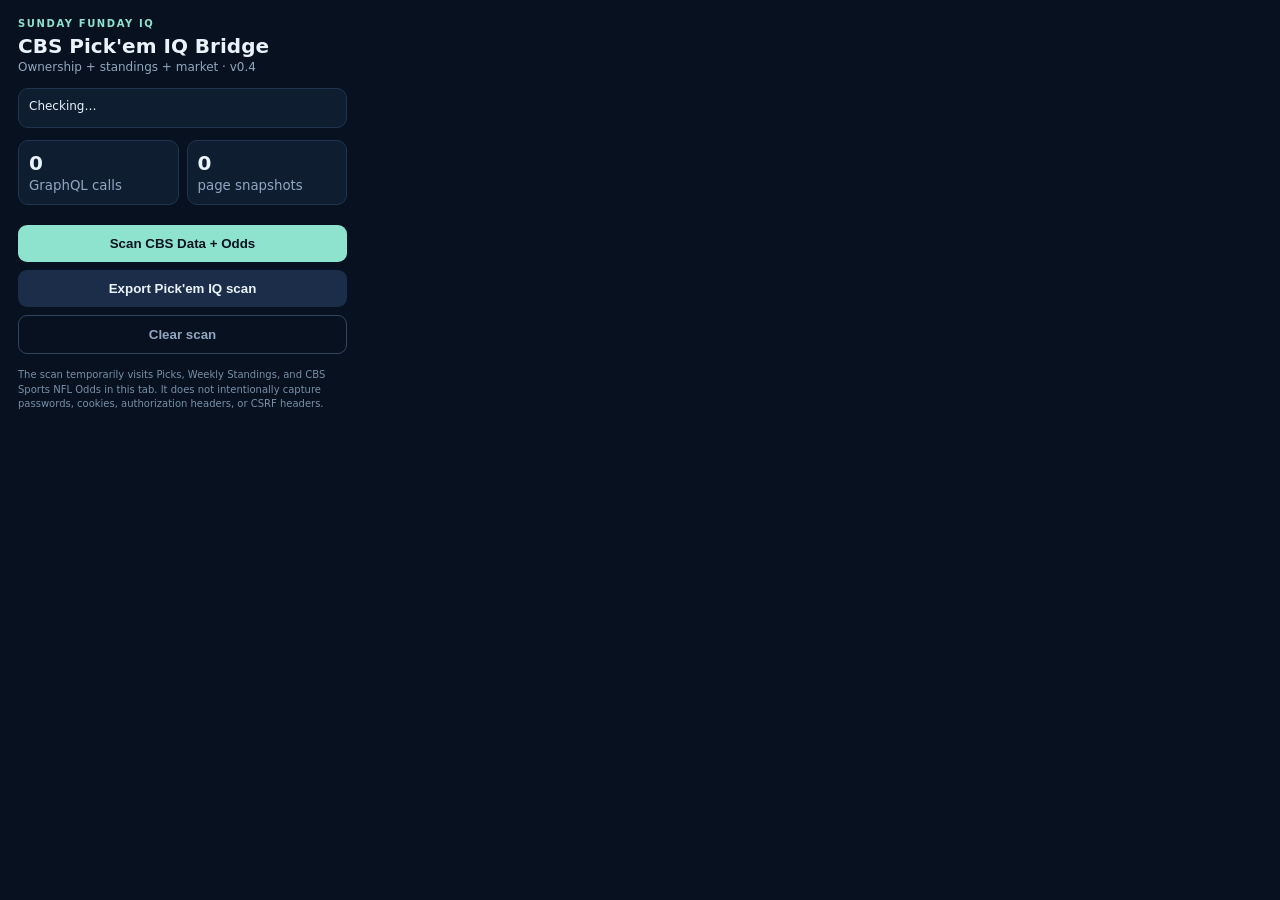
<file: extensions/cbs-pickem-bridge/popup.html>
<!doctype html><html><head><meta charset='utf-8'><link rel='stylesheet' href='popup.css'></head><body><main><div class='eyebrow'>SUNDAY FUNDAY IQ</div><h1>CBS Pick'em IQ Bridge</h1><p class='sub'>Ownership + standings + market · v0.4</p><div class='status' id='status'>Checking…</div><div class='metrics'><div><span id='captureCount'>0</span><small>GraphQL calls</small></div><div><span id='snapshotCount'>0</span><small>page snapshots</small></div></div><button id='scanBtn' class='primary'>Scan CBS Data + Odds</button><button id='exportBtn'>Export Pick'em IQ scan</button><button id='clearBtn' class='quiet'>Clear scan</button><p class='note'>The scan temporarily visits Picks, Weekly Standings, and CBS Sports NFL Odds in this tab. It does not intentionally capture passwords, cookies, authorization headers, or CSRF headers.</p></main><script src='popup.js'></script></body></html>
</file>
<file: extensions/cbs-pickem-bridge/popup.css>
:root{color-scheme:dark;font-family:system-ui,-apple-system,Segoe UI,sans-serif}body{margin:0;width:365px;background:#07111f;color:#eaf2fb}main{padding:18px}.eyebrow{font-size:10px;letter-spacing:.16em;color:#8ee3cf;font-weight:800}h1{margin:5px 0 2px;font-size:20px}.sub{margin:0 0 14px;color:#91a7c2;font-size:12px}.status,.metrics div{background:#0f1d31;border:1px solid #20344f;border-radius:10px;padding:10px}.status{font-size:12px;margin-bottom:12px;min-height:18px}.metrics{display:grid;grid-template-columns:1fr 1fr;gap:8px;margin-bottom:12px}.metrics span{display:block;font-size:20px;font-weight:800}.metrics small{color:#91a7c2}button{width:100%;border:0;border-radius:9px;padding:11px 12px;margin-top:8px;font-weight:750;background:#1b2d48;color:#eaf2fb;cursor:pointer}.primary{background:#8ee3cf;color:#07111f}.quiet{background:transparent;border:1px solid #304761;color:#91a7c2}.note{color:#7890aa;font-size:10px;line-height:1.45;margin-top:14px}
</file>
